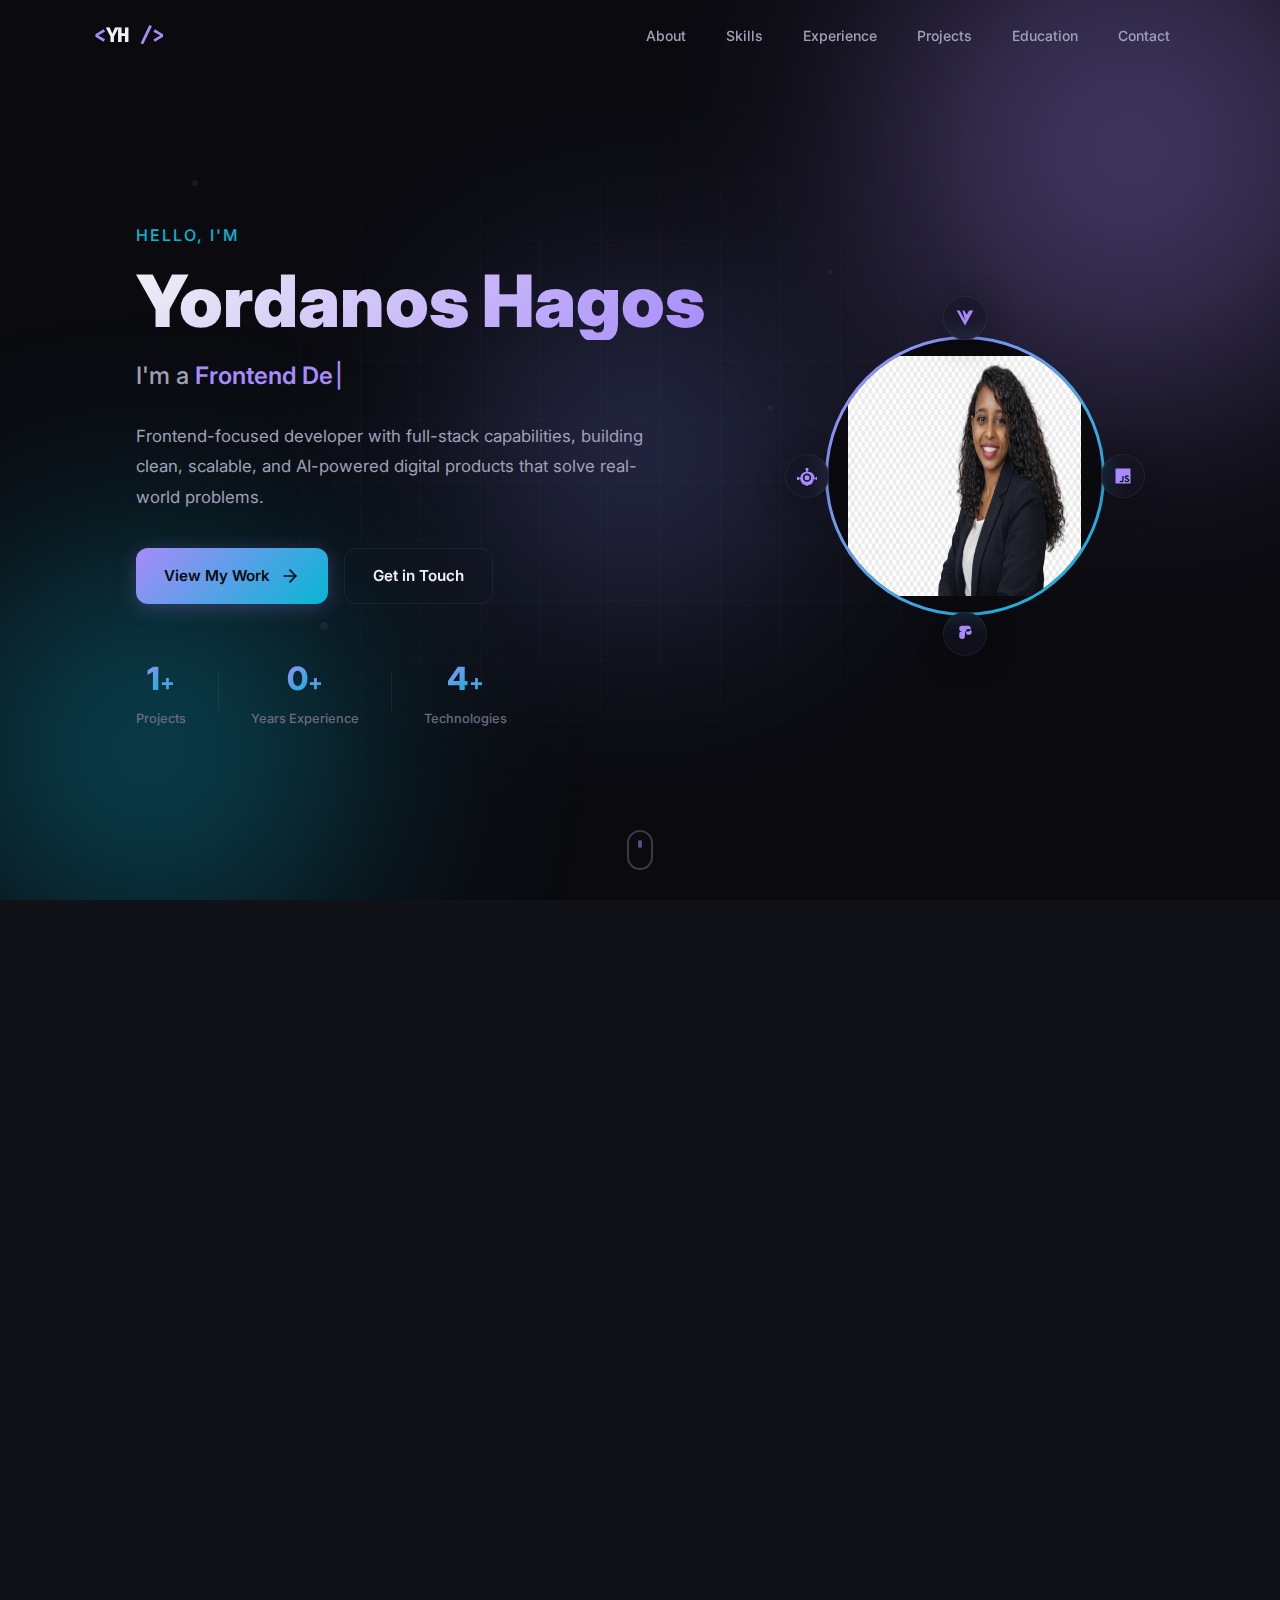
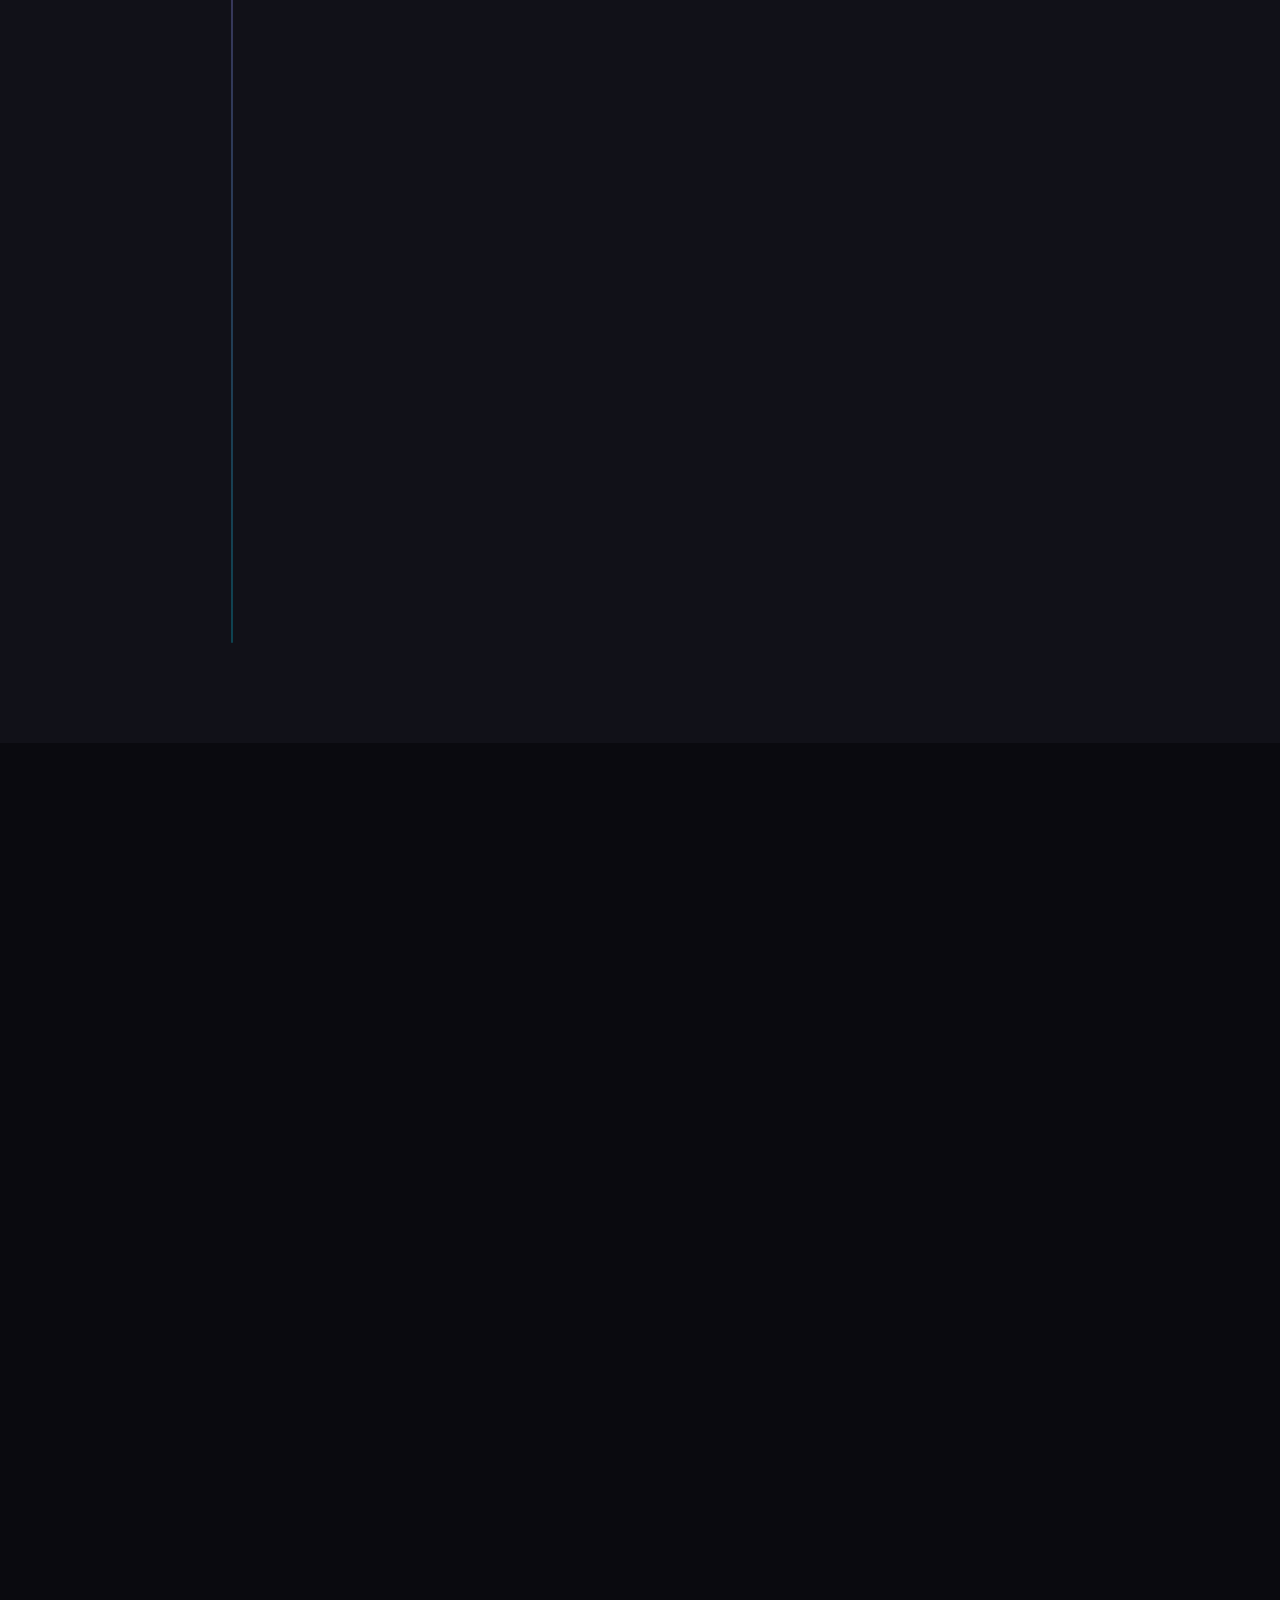
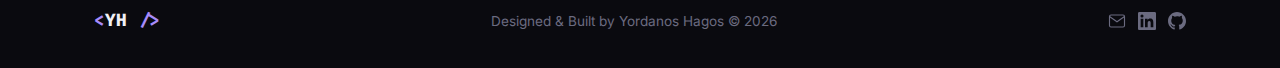
<file: index.html>
<!doctype html>
<html lang="en">
  <head>
    <meta charset="UTF-8" />
    <meta name="viewport" content="width=device-width, initial-scale=1.0" />

    <!-- Primary SEO Meta Tags -->
    <title>Yordanos Hagos — Frontend Developer, Full-Stack Engineer & UI/UX Designer</title>
    <meta name="description" content="Yordanos Hagos is a Frontend Developer with full-stack capabilities and UI/UX design expertise. Specializing in Vue.js, responsive web apps, AI integration, and modern design systems. Based in Ethiopia." />
    <meta name="keywords" content="Yordanos Hagos, Frontend Developer, Full-Stack Developer, UI/UX Designer, AI Integration, Vue.js, NestJS, JavaScript, Tailwind CSS, Figma, Web Developer Ethiopia, Portfolio, Responsive Design, REST API, MongoDB" />
    <meta name="author" content="Yordanos Hagos" />
    <meta name="robots" content="index, follow, max-image-preview:large, max-snippet:-1, max-video-preview:-1" />
    <meta name="theme-color" content="#0a0a0f" />
    <link rel="canonical" href="https://yordanos-portfolio.netlify.app/" />

    <!-- Open Graph / Facebook -->
    <meta property="og:type" content="website" />
    <meta property="og:url" content="https://yordanos-portfolio.netlify.app/" />
    <meta property="og:title" content="Yordanos Hagos — Frontend Developer, Full-Stack Engineer & UI/UX Designer" />
    <meta property="og:description" content="Frontend-focused developer with full-stack capabilities. Building AI-powered, production-ready web applications with Vue.js, NestJS, and modern design systems." />
    <meta property="og:image" content="https://yordanos-portfolio.netlify.app/favicon.svg" />
    <meta property="og:site_name" content="Yordanos Hagos Portfolio" />
    <meta property="og:locale" content="en_US" />

    <!-- Twitter Card -->
    <meta name="twitter:card" content="summary_large_image" />
    <meta name="twitter:url" content="https://yordanos-portfolio.netlify.app/" />
    <meta name="twitter:title" content="Yordanos Hagos — Frontend Developer & UI/UX Designer" />
    <meta name="twitter:description" content="Frontend-focused developer with full-stack capabilities. Building AI-powered, production-ready web applications with Vue.js, NestJS, and modern design systems." />
    <meta name="twitter:image" content="https://yordanos-portfolio.netlify.app/favicon.svg" />

    <!-- Favicon -->
    <link rel="icon" type="image/svg+xml" href="favicon.svg" />
    <link rel="apple-touch-icon" href="favicon.svg" />

    <!-- Fonts -->
    <link rel="preconnect" href="https://fonts.googleapis.com" />
    <link rel="preconnect" href="https://fonts.gstatic.com" crossorigin />
    <link href="https://fonts.googleapis.com/css2?family=Inter:wght@300;400;500;600;700;800;900&family=Fira+Code:wght@400;500&display=swap" rel="stylesheet" />

    <!-- Stylesheet -->
    <link rel="stylesheet" href="styles.css" />

    <!-- Structured Data (JSON-LD) -->
    <script type="application/ld+json">
    {
      "@context": "https://schema.org",
      "@type": "Person",
      "name": "Yordanos Hagos",
      "url": "https://yordanoshagos.netlify.app/",
      "jobTitle": "Frontend Developer & UI/UX Designer",
      "description": "Frontend Developer with full-stack capabilities specializing in Vue.js, AI integration, and UI/UX design.",
      "email": "yordina2323@gmail.com",
      "telephone": "+251908836661",
      "address": {
        "@type": "PostalAddress",
        "addressCountry": "ET"
      },
      "alumniOf": {
        "@type": "EducationalOrganization",
        "name": "Mekelle Institute of Technology"
      },
      "knowsAbout": ["Vue.js", "JavaScript", "NestJS", "Node.js", "MongoDB", "Figma", "UI/UX Design", "AI Integration", "Tailwind CSS", "REST APIs"],
      "sameAs": [
        "https://www.linkedin.com/in/yordanos-hagos-83b878349",
        "https://github.com/jodi39"
      ]
    }
    </script>
  </head>
  <body>
    <!-- ========== NAVIGATION ========== -->
    <nav class="navbar" id="navbar">
      <div class="nav-container">
        <a href="#hero" class="nav-logo">
          <span class="logo-bracket">&lt;</span>YH<span class="logo-bracket">
            /&gt;</span
          >
        </a>
        <ul class="nav-menu" id="nav-menu">
          <li><a href="#about" class="nav-link">About</a></li>
          <li><a href="#skills" class="nav-link">Skills</a></li>
          <li><a href="#experience" class="nav-link">Experience</a></li>
          <li><a href="#projects" class="nav-link">Projects</a></li>
          <li><a href="#education" class="nav-link">Education</a></li>
          <li><a href="#contact" class="nav-link">Contact</a></li>
        </ul>
        <button
          class="nav-toggle"
          id="nav-toggle"
          aria-label="Toggle navigation"
        >
          <span class="hamburger"></span>
        </button>
      </div>
    </nav>

    <!-- ========== HERO ========== -->
    <section class="hero" id="hero">
      <div class="hero-bg-grid"></div>
      <div class="hero-glow hero-glow--1"></div>
      <div class="hero-glow hero-glow--2"></div>
      <div class="hero-glow hero-glow--3"></div>
      <div class="floating-shapes">
        <div class="shape shape-1"></div>
        <div class="shape shape-2"></div>
        <div class="shape shape-3"></div>
        <div class="shape shape-4"></div>
        <div class="shape shape-5"></div>
      </div>
      <div class="hero-container">
        <div class="hero-content">
          <p class="hero-greeting">Hello, I'm</p>
          <h1 class="hero-name">Yordanos Hagos</h1>
          <div class="hero-title-wrapper">
            <span class="hero-title-prefix">I'm a&nbsp;</span>
            <span class="hero-title" id="typed-text"></span>
            <span class="cursor">|</span>
          </div>
          <p class="hero-description">
            Frontend-focused developer with full-stack capabilities, building
            clean, scalable, and AI-powered digital products that solve
            real-world problems.
          </p>
          <div class="hero-buttons">
            <a href="#projects" class="btn btn-primary">
              <span>View My Work</span>
              <svg
                width="20"
                height="20"
                viewBox="0 0 24 24"
                fill="none"
                stroke="currentColor"
                stroke-width="2"
                stroke-linecap="round"
                stroke-linejoin="round"
              >
                <line x1="5" y1="12" x2="19" y2="12"></line>
                <polyline points="12 5 19 12 12 19"></polyline>
              </svg>
            </a>
            <a href="#contact" class="btn btn-outline">
              <span>Get in Touch</span>
            </a>
          </div>
          <div class="hero-stats">
            <div class="stat">
              <span class="stat-number" data-count="3">0</span
              ><span class="stat-plus">+</span>
              <span class="stat-label">Projects</span>
            </div>
            <div class="stat-divider"></div>
            <div class="stat">
              <span class="stat-number" data-count="1">0</span
              ><span class="stat-plus">+</span>
              <span class="stat-label">Years Experience</span>
            </div>
            <div class="stat-divider"></div>
            <div class="stat">
              <span class="stat-number" data-count="10">0</span
              ><span class="stat-plus">+</span>
              <span class="stat-label">Technologies</span>
            </div>
          </div>
        </div>
        <div class="hero-visual">
          <div class="avatar-ring">
            <div class="avatar-ring-inner">
              <div class="avatar-placeholder">
                <img src="profile.png" alt="Yordanos Hagos - Frontend Developer & UI/UX Designer" width="240" height="240" />
              </div>
            </div>
          </div>
          <div class="orbit-icons">
            <div class="orbit-icon orbit-icon--1" title="Vue.js">
              <svg viewBox="0 0 24 24" fill="currentColor">
                <path
                  d="M2 3h3.5L12 14.5 18.5 3H22L12 21 2 3zm7 0h2l3 5.2L17 3h2L12 14.2 9 3z"
                />
              </svg>
            </div>
            <div class="orbit-icon orbit-icon--2" title="JavaScript">
              <svg viewBox="0 0 24 24" fill="currentColor">
                <path
                  d="M3 3h18v18H3V3zm4.73 15.04c.4.85 1.19 1.55 2.54 1.55 1.5 0 2.53-.79 2.53-2.42v-5.2h-1.63v5.16c0 .8-.33 1.02-.84 1.02-.52 0-.73-.35-.97-.77l-1.13.66zm5.98-.18c.5.98 1.51 1.73 3.09 1.73 1.6 0 2.8-.83 2.8-2.36 0-1.41-.81-2.04-2.25-2.66l-.42-.18c-.73-.31-1.04-.52-1.04-1.02 0-.41.31-.73.81-.73.48 0 .8.21 1.09.73l1.31-.87c-.55-.96-1.33-1.33-2.4-1.33-1.51 0-2.48.96-2.48 2.23 0 1.38.81 2.03 2.03 2.55l.42.18c.78.34 1.24.55 1.24 1.13 0 .48-.45.83-1.15.83-.83 0-1.31-.43-1.67-1.03l-1.38.8z"
                />
              </svg>
            </div>
            <div class="orbit-icon orbit-icon--3" title="Figma">
              <svg viewBox="0 0 24 24" fill="currentColor">
                <path
                  d="M5 5.5A3.5 3.5 0 018.5 2H12v7H8.5A3.5 3.5 0 015 5.5zM12 2h3.5a3.5 3.5 0 110 7H12V2zm0 12.5a3.5 3.5 0 11-7 0 3.5 3.5 0 017 0zm1-5a3.5 3.5 0 107 0 3.5 3.5 0 00-7 0zM5 12.5A3.5 3.5 0 018.5 9H12v3.5a3.5 3.5 0 01-7 0z"
                />
              </svg>
            </div>
            <div class="orbit-icon orbit-icon--4" title="AI">
              <svg viewBox="0 0 24 24" fill="currentColor">
                <path
                  d="M12 2a2 2 0 012 2c0 .74-.4 1.39-1 1.73V7h1a7 7 0 017 7h1.27c.34-.6.99-1 1.73-1a2 2 0 110 4c-.74 0-1.39-.4-1.73-1H20a7 7 0 01-7 7v1.27c.6.34 1 .99 1 1.73a2 2 0 11-4 0c0-.74.4-1.39 1-1.73V23a7 7 0 01-7-7H2.73c-.34.6-.99 1-1.73 1a2 2 0 110-4c.74 0 1.39.4 1.73 1H4a7 7 0 017-7V5.73c-.6-.34-1-.99-1-1.73a2 2 0 012-2zm0 7a5 5 0 00-5 5 5 5 0 005 5 5 5 0 005-5 5 5 0 00-5-5zm0 2a3 3 0 013 3 3 3 0 01-3 3 3 3 0 01-3-3 3 3 0 013-3z"
                />
              </svg>
            </div>
          </div>
        </div>
      </div>
      <a href="#about" class="scroll-indicator" aria-label="Scroll down">
        <div class="mouse">
          <div class="mouse-wheel"></div>
        </div>
      </a>
    </section>

    <!-- ========== ABOUT ========== -->
    <section class="section about" id="about">
      <div class="container">
        <div class="section-header reveal">
          <span class="section-tag">// about me</span>
          <h2 class="section-title">Know Me Better</h2>
        </div>
        <div class="about-content">
          <div class="about-text reveal">
            <p class="about-description">
              I'm a <strong>Frontend Developer</strong> and
              <strong>UI/UX Designer</strong> with full-stack capabilities
              and professional experience building <strong>AI-powered</strong>
              and production-ready web applications. I've designed fintech
              dashboards, rental platform systems, and developed an AI-integrated
              <strong>Adaptive Learning Platform</strong> aligned with the
              Ethiopian curriculum.
            </p>
            <p class="about-description">
              Highly experienced in <strong>Vue.js</strong>, modern UI architecture,
              and <strong>responsive frontend development</strong>, with strong
              backend skills in <strong>NestJS</strong> and <strong>MongoDB</strong>.
              I am passionate about creating clean, scalable, and high-performance
              digital products that solve real-world problems.
            </p>
            <div class="about-details">
              <div class="detail-item">
                <span class="detail-label">Name</span>
                <span class="detail-value">Yordanos Hagos</span>
              </div>
              <div class="detail-item">
                <span class="detail-label">Email</span>
                <span class="detail-value">yordina2323@gmail.com</span>
              </div>
              <div class="detail-item">
                <span class="detail-label">Location</span>
                <span class="detail-value">Ethiopia</span>
              </div>
              <div class="detail-item">
                <span class="detail-label">Availability</span>
                <span class="detail-value available"
                  >Open to opportunities</span
                >
              </div>
            </div>
            <a href="#contact" class="btn btn-primary">
              <span>Let's Talk</span>
              <svg
                width="20"
                height="20"
                viewBox="0 0 24 24"
                fill="none"
                stroke="currentColor"
                stroke-width="2"
              >
                <line x1="5" y1="12" x2="19" y2="12"></line>
                <polyline points="12 5 19 12 12 19"></polyline>
              </svg>
            </a>
          </div>
          <div class="about-highlights reveal reveal-delay-1">
            <div class="highlight-card">
              <div class="highlight-icon">
                <svg
                  viewBox="0 0 24 24"
                  fill="none"
                  stroke="currentColor"
                  stroke-width="1.5"
                >
                  <rect x="2" y="3" width="20" height="14" rx="2" />
                  <line x1="8" y1="21" x2="16" y2="21" />
                  <line x1="12" y1="17" x2="12" y2="21" />
                </svg>
              </div>
              <h3>Frontend Expert</h3>
              <p>Vue.js specialist with full-stack capabilities</p>
            </div>
            <div class="highlight-card">
              <div class="highlight-icon">
                <svg
                  viewBox="0 0 24 24"
                  fill="none"
                  stroke="currentColor"
                  stroke-width="1.5"
                >
                  <path d="M12 19l7-7 3 3-7 7-3-3z" />
                  <path d="M18 13l-1.5-7.5L2 2l3.5 14.5L13 18l5-5z" />
                  <path d="M2 2l7.586 7.586" />
                  <circle cx="11" cy="11" r="2" />
                </svg>
              </div>
              <h3>UI/UX Design</h3>
              <p>Figma-based design systems & prototyping</p>
            </div>
            <div class="highlight-card">
              <div class="highlight-icon">
                <svg
                  viewBox="0 0 24 24"
                  fill="none"
                  stroke="currentColor"
                  stroke-width="1.5"
                >
                  <path
                    d="M12 2a2 2 0 012 2c0 .74-.4 1.39-1 1.73V7h1a7 7 0 017 7h1.27c.34-.6.99-1 1.73-1a2 2 0 110 4c-.74 0-1.39-.4-1.73-1H20a7 7 0 01-7 7v1.27c.6.34 1 .99 1 1.73a2 2 0 11-4 0c0-.74.4-1.39 1-1.73V23a7 7 0 01-7-7H2.73c-.34.6-.99 1-1.73 1a2 2 0 110-4c.74 0 1.39.4 1.73 1H4a7 7 0 017-7V5.73c-.6-.34-1-.99-1-1.73a2 2 0 012-2z"
                  />
                </svg>
              </div>
              <h3>AI Integration</h3>
              <p>LLM APIs, RAG systems & AI coaching</p>
            </div>
          </div>
        </div>
      </div>
    </section>

    <!-- ========== SKILLS ========== -->
    <section class="section skills" id="skills">
      <div class="container">
        <div class="section-header reveal">
          <span class="section-tag">// my skills</span>
          <h2 class="section-title">Technologies & Tools</h2>
        </div>
        <div class="skills-grid">
          <!-- Frontend -->
          <div class="skill-category reveal">
            <div class="skill-category-header">
              <div class="skill-category-icon">
                <svg
                  viewBox="0 0 24 24"
                  fill="none"
                  stroke="currentColor"
                  stroke-width="1.5"
                >
                  <polyline points="16 18 22 12 16 6"></polyline>
                  <polyline points="8 6 2 12 8 18"></polyline>
                </svg>
              </div>
              <h3>Frontend Development</h3>
            </div>
            <div class="skill-tags">
              <span class="skill-tag">Vue.js</span>
              <span class="skill-tag">JavaScript (ES6+)</span>
              <span class="skill-tag">HTML5</span>
              <span class="skill-tag">CSS3</span>
              <span class="skill-tag">Tailwind CSS</span>
              <span class="skill-tag">Responsive Design</span>
              <span class="skill-tag">Component Architecture</span>
              <span class="skill-tag">REST API Integration</span>
            </div>
          </div>
          <!-- Backend -->
          <div class="skill-category reveal reveal-delay-1">
            <div class="skill-category-header">
              <div class="skill-category-icon">
                <svg
                  viewBox="0 0 24 24"
                  fill="none"
                  stroke="currentColor"
                  stroke-width="1.5"
                >
                  <rect x="2" y="2" width="20" height="8" rx="2" />
                  <rect x="2" y="14" width="20" height="8" rx="2" />
                  <circle cx="6" cy="6" r="1" />
                  <circle cx="6" cy="18" r="1" />
                </svg>
              </div>
              <h3>Backend Development</h3>
            </div>
            <div class="skill-tags">
              <span class="skill-tag">NestJS</span>
              <span class="skill-tag">Node.js</span>
              <span class="skill-tag">RESTful APIs</span>
              <span class="skill-tag">MongoDB</span>
            </div>
          </div>
          <!-- AI -->
          <div class="skill-category reveal reveal-delay-2">
            <div class="skill-category-header">
              <div class="skill-category-icon">
                <svg
                  viewBox="0 0 24 24"
                  fill="none"
                  stroke="currentColor"
                  stroke-width="1.5"
                >
                  <path
                    d="M12 2a2 2 0 012 2c0 .74-.4 1.39-1 1.73V7h1a7 7 0 017 7h1.27c.34-.6.99-1 1.73-1a2 2 0 110 4c-.74 0-1.39-.4-1.73-1H20a7 7 0 01-7 7v1.27c.6.34 1 .99 1 1.73a2 2 0 11-4 0c0-.74.4-1.39 1-1.73V23a7 7 0 01-7-7H2.73c-.34.6-.99 1-1.73 1a2 2 0 110-4c.74 0 1.39.4 1.73 1H4a7 7 0 017-7V5.73c-.6-.34-1-.99-1-1.73a2 2 0 012-2z"
                  />
                </svg>
              </div>
              <h3>AI Integration</h3>
            </div>
            <div class="skill-tags">
              <span class="skill-tag">LLM API Integration</span>
              <span class="skill-tag">RAG Systems</span>
              <span class="skill-tag">AI Coaching Systems</span>
              <span class="skill-tag">AI Q&A & Summarization</span>
            </div>
          </div>
          <!-- Design -->
          <div class="skill-category reveal reveal-delay-1">
            <div class="skill-category-header">
              <div class="skill-category-icon">
                <svg
                  viewBox="0 0 24 24"
                  fill="none"
                  stroke="currentColor"
                  stroke-width="1.5"
                >
                  <circle cx="13.5" cy="6.5" r="2.5" />
                  <path
                    d="M17.1 12.2A7 7 0 001 12.73L3 20h4l1-4 4 8 3-8 2.56 4H22l-4.9-7.8z"
                  />
                </svg>
              </div>
              <h3>Design</h3>
            </div>
            <div class="skill-tags">
              <span class="skill-tag">Figma</span>
              <span class="skill-tag">UI/UX Research</span>
              <span class="skill-tag">Wireframing & Prototyping</span>
              <span class="skill-tag">Design Systems</span>
              <span class="skill-tag">Dashboard Design</span>
            </div>
          </div>
          <!-- Tools -->
          <div class="skill-category reveal reveal-delay-2">
            <div class="skill-category-header">
              <div class="skill-category-icon">
                <svg
                  viewBox="0 0 24 24"
                  fill="none"
                  stroke="currentColor"
                  stroke-width="1.5"
                >
                  <path
                    d="M14.7 6.3a1 1 0 000 1.4l1.6 1.6a1 1 0 001.4 0l3.77-3.77a6 6 0 01-7.94 7.94l-6.91 6.91a2.12 2.12 0 01-3-3l6.91-6.91a6 6 0 017.94-7.94l-3.76 3.76z"
                  />
                </svg>
              </div>
              <h3>Tools</h3>
            </div>
            <div class="skill-tags">
              <span class="skill-tag">Git & GitHub</span>
              <span class="skill-tag">Docker</span>
              <span class="skill-tag">Figma</span>
              <span class="skill-tag">VS Code</span>
            </div>
          </div>
          <!-- Soft Skills -->
          <div class="skill-category reveal">
            <div class="skill-category-header">
              <div class="skill-category-icon">
                <svg
                  viewBox="0 0 24 24"
                  fill="none"
                  stroke="currentColor"
                  stroke-width="1.5"
                >
                  <path d="M17 21v-2a4 4 0 00-4-4H5a4 4 0 00-4 4v2" />
                  <circle cx="9" cy="7" r="4" />
                  <path d="M23 21v-2a4 4 0 00-3-3.87" />
                  <path d="M16 3.13a4 4 0 010 7.75" />
                </svg>
              </div>
              <h3>Soft Skills</h3>
            </div>
            <div class="skill-tags">
              <span class="skill-tag">Problem Solving</span>
              <span class="skill-tag">Analytical Thinking</span>
              <span class="skill-tag">Collaboration & Teamwork</span>
              <span class="skill-tag">Attention to Detail</span>
              <span class="skill-tag">Adaptability</span>
              <span class="skill-tag">Continuous Learning</span>
            </div>
          </div>
        </div>
      </div>
    </section>

    <!-- ========== EXPERIENCE ========== -->
    <section class="section experience" id="experience">
      <div class="container">
        <div class="section-header reveal">
          <span class="section-tag">// experience</span>
          <h2 class="section-title">Work Experience</h2>
        </div>
        <div class="timeline">
          <div class="timeline-item reveal">
            <div class="timeline-marker"></div>
            <div class="timeline-content">
              <div class="timeline-header">
                <div>
                  <h3 class="timeline-title">
                    Full-Stack Developer
                    <span class="accent">(AI Integration)</span>
                  </h3>
                  <p class="timeline-company">Vite Technologies</p>
                </div>
                <span class="timeline-date">Sep 2025 — Jan 2026</span>
              </div>
              <ul class="timeline-details">
                <li>
                  Built an AI-powered Adaptive Learning Platform using Vue.js
                  and NestJS
                </li>
                <li>
                  Integrated AI coaching, Q&A generation, and automated
                  summaries using LLM APIs
                </li>
                <li>
                  Developed curriculum-aligned system for Ethiopian Grades 9–12
                </li>
                <li>Implemented REST APIs and MongoDB database structure</li>
                <li>
                  Deployed applications to Netlify and optimized frontend
                  performance
                </li>
              </ul>
              <div class="timeline-tags">
                <span>Vue.js</span><span>NestJS</span><span>MongoDB</span
                ><span>AI/LLM</span><span>REST API</span>
              </div>
            </div>
          </div>
          <div class="timeline-item reveal reveal-delay-1">
            <div class="timeline-marker"></div>
            <div class="timeline-content">
              <div class="timeline-header">
                <div>
                  <h3 class="timeline-title">UI/UX Designer</h3>
                  <p class="timeline-company">Vite Technologies</p>
                </div>
                <span class="timeline-date">Sep 2024 — Jun 2025</span>
              </div>
              <ul class="timeline-details">
                <li>
                  Designed payment gateway dashboards for financial transaction
                  management
                </li>
                <li>Created full rental platform web design systems</li>
                <li>Developed scalable design systems in Figma</li>
                <li>Ensured responsive and user-centered interface design</li>
                <li>
                  Collaborated with developers for pixel-perfect implementation
                </li>
              </ul>
              <div class="timeline-tags">
                <span>Figma</span><span>UI/UX</span><span>Design Systems</span
                ><span>Prototyping</span>
              </div>
            </div>
          </div>
        </div>
      </div>
    </section>

    <!-- ========== PROJECTS ========== -->
    <section class="section projects" id="projects">
      <div class="container">
        <div class="section-header reveal">
          <span class="section-tag">// portfolio</span>
          <h2 class="section-title">Featured Projects</h2>
        </div>
        <div class="projects-grid">
          <!-- Project 1 -->
          <div class="project-card reveal">
            <div class="project-card-image">
              <div class="project-placeholder project-placeholder--1">
                <img src="project-learning.png" alt="AI-Powered Adaptive Learning System" loading="lazy" />
              </div>
              <div class="project-overlay">
                <span class="project-view">View Details</span>
              </div>
            </div>
            <div class="project-card-body">
              <div class="project-card-label">AI · Full-Stack · Education</div>
              <h3 class="project-card-title">
                AI-Powered Adaptive Learning System
              </h3>
              <p class="project-card-description">
                A production-ready learning platform for Ethiopian Grades 9–12
                with AI coaching, automated Q&A generation, and personalized
                lesson summaries.
              </p>
              <div class="project-tech">
                <span>Vue.js</span>
                <span>NestJS</span>
                <span>MongoDB</span>
                <span>AI / LLM</span>
              </div>
              <ul class="project-features">
                <li>Responsive student dashboard</li>
                <li>AI coaching assistant for personalized learning</li>
                <li>Automated Q&A and lesson summaries</li>
                <li>Optimized for Ethiopian curriculum</li>
              </ul>
            </div>
          </div>
          <!-- Project 2 -->
          <div class="project-card reveal reveal-delay-1">
            <div class="project-card-image">
              <div class="project-placeholder project-placeholder--2">
                <img src="project-payment.jpg" alt="Payment Gateway Dashboard UI" loading="lazy" />
              </div>
              <div class="project-overlay">
                <span class="project-view">View Details</span>
              </div>
            </div>
            <div class="project-card-body">
              <div class="project-card-label">Design · Fintech · UI/UX</div>
              <h3 class="project-card-title">Payment Gateway Dashboard UI</h3>
              <p class="project-card-description">
                A comprehensive fintech dashboard design with transaction
                tracking, analytics visualizations, and merchant management.
                Focused on clean data presentation and scalable layout systems.
              </p>
              <div class="project-tech">
                <span>Figma</span>
                <span>UI/UX Design</span>
                <span>Dashboard Design</span>
              </div>
              <ul class="project-features">
                <li>Financial transaction dashboard design</li>
                <li>Analytics charts and data visualizations</li>
                <li>Scalable layout system and design components</li>
              </ul>
            </div>
          </div>
          <!-- Project 3 -->
          <div class="project-card reveal reveal-delay-2">
            <div class="project-card-image">
              <div class="project-placeholder project-placeholder--3">
                <img src="project-rental.jpg" alt="Rental Platform Web Design" loading="lazy" />
              </div>
              <div class="project-overlay">
                <span class="project-view">View Details</span>
              </div>
            </div>
            <div class="project-card-body">
              <div class="project-card-label">Design · UX · Real Estate</div>
              <h3 class="project-card-title">Rental Platform Web Design</h3>
              <p class="project-card-description">
                A modern rental marketplace UI design with dashboard and booking
                interface, focused on user flow optimization and clean UI
                structure.
              </p>
              <div class="project-tech">
                <span>Figma</span>
                <span>Responsive Design</span>
                <span>Vue.js</span>
                <span>Tailwind CSS</span>
              </div>
              <ul class="project-features">
                <li>Modern rental marketplace UI</li>
                <li>Dashboard and booking interface</li>
                <li>User flow optimization</li>
                <li>Clean UI structure</li>
              </ul>
            </div>
          </div>
        </div>
      </div>
    </section>

    <!-- ========== EDUCATION ========== -->
    <section class="section education" id="education">
      <div class="container">
        <div class="section-header reveal">
          <span class="section-tag">// education</span>
          <h2 class="section-title">Education</h2>
        </div>
        <div class="education-card reveal">
          <div class="education-icon">
            <svg
              viewBox="0 0 24 24"
              fill="none"
              stroke="currentColor"
              stroke-width="1.5"
            >
              <path d="M22 10v6M2 10l10-5 10 5-10 5z" />
              <path d="M6 12v5c3 3 9 3 12 0v-5" />
            </svg>
          </div>
          <div class="education-info">
            <h3>Bachelor of Science in Information Technology</h3>
            <p class="education-school">Mekelle Institute of Technology</p>
            <span class="education-date">Expected Graduation: 2026</span>
          </div>
        </div>
      </div>
    </section>

    <!-- ========== CONTACT ========== -->
    <section class="section contact" id="contact">
      <div class="container">
        <div class="section-header reveal">
          <span class="section-tag">// get in touch</span>
          <h2 class="section-title">Let's Work Together</h2>
          <p class="section-subtitle">
            Have a project in mind or want to collaborate? I'd love to hear from
            you.
          </p>
        </div>
        <div class="contact-grid">
          <div class="contact-info reveal">
            <div class="contact-card">
              <div class="contact-card-icon">
                <svg
                  viewBox="0 0 24 24"
                  fill="none"
                  stroke="currentColor"
                  stroke-width="1.5"
                >
                  <path
                    d="M4 4h16c1.1 0 2 .9 2 2v12c0 1.1-.9 2-2 2H4c-1.1 0-2-.9-2-2V6c0-1.1.9-2 2-2z"
                  />
                  <polyline points="22,6 12,13 2,6" />
                </svg>
              </div>
              <div>
                <span class="contact-card-label">Email</span>
                <a
                  href="mailto:yordina2323@gmail.com"
                  class="contact-card-value"
                  >yordina2323@gmail.com</a
                >
              </div>
            </div>
            <div class="contact-card">
              <div class="contact-card-icon">
                <svg
                  viewBox="0 0 24 24"
                  fill="none"
                  stroke="currentColor"
                  stroke-width="1.5"
                >
                  <path
                    d="M22 16.92v3a2 2 0 01-2.18 2 19.79 19.79 0 01-8.63-3.07 19.5 19.5 0 01-6-6 19.79 19.79 0 01-3.07-8.67A2 2 0 014.11 2h3a2 2 0 012 1.72 12.84 12.84 0 00.7 2.81 2 2 0 01-.45 2.11L8.09 9.91a16 16 0 006 6l1.27-1.27a2 2 0 012.11-.45 12.84 12.84 0 002.81.7A2 2 0 0122 16.92z"
                  />
                </svg>
              </div>
              <div>
                <span class="contact-card-label">Phone</span>
                <a href="tel:+251908836661" class="contact-card-value"
                  >+251 908 836 661</a
                >
              </div>
            </div>
            <div class="contact-card">
              <div class="contact-card-icon">
                <svg
                  viewBox="0 0 24 24"
                  fill="none"
                  stroke="currentColor"
                  stroke-width="1.5"
                >
                  <path d="M21 10c0 7-9 13-9 13s-9-6-9-13a9 9 0 0118 0z" />
                  <circle cx="12" cy="10" r="3" />
                </svg>
              </div>
              <div>
                <span class="contact-card-label">Location</span>
                <span class="contact-card-value">Ethiopia</span>
              </div>
            </div>
            <div class="contact-socials">
              <a
                href="https://www.linkedin.com/in/yordanos-hagos-83b878349"
                target="_blank"
                rel="noopener"
                class="social-link"
                title="LinkedIn"
              >
                <svg viewBox="0 0 24 24" fill="currentColor">
                  <path
                    d="M20.447 20.452h-3.554v-5.569c0-1.328-.027-3.037-1.852-3.037-1.853 0-2.136 1.445-2.136 2.939v5.667H9.351V9h3.414v1.561h.046c.477-.9 1.637-1.85 3.37-1.85 3.601 0 4.267 2.37 4.267 5.455v6.286zM5.337 7.433a2.062 2.062 0 01-2.063-2.065 2.064 2.064 0 112.063 2.065zm1.782 13.019H3.555V9h3.564v11.452zM22.225 0H1.771C.792 0 0 .774 0 1.729v20.542C0 23.227.792 24 1.771 24h20.451C23.2 24 24 23.227 24 22.271V1.729C24 .774 23.2 0 22.222 0h.003z"
                  />
                </svg>
              </a>
              <a
                href="https://github.com/jodi39"
                target="_blank"
                rel="noopener"
                class="social-link"
                title="GitHub"
              >
                <svg viewBox="0 0 24 24" fill="currentColor">
                  <path
                    d="M12 0c-6.626 0-12 5.373-12 12 0 5.302 3.438 9.8 8.207 11.387.599.111.793-.261.793-.577v-2.234c-3.338.726-4.033-1.416-4.033-1.416-.546-1.387-1.333-1.756-1.333-1.756-1.089-.745.083-.729.083-.729 1.205.084 1.839 1.237 1.839 1.237 1.07 1.834 2.807 1.304 3.492.997.107-.775.418-1.305.762-1.604-2.665-.305-5.467-1.334-5.467-5.931 0-1.311.469-2.381 1.236-3.221-.124-.303-.535-1.524.117-3.176 0 0 1.008-.322 3.301 1.23A11.509 11.509 0 0112 5.803c1.02.005 2.047.138 3.006.404 2.291-1.552 3.297-1.23 3.297-1.23.653 1.653.242 2.874.118 3.176.77.84 1.235 1.911 1.235 3.221 0 4.609-2.807 5.624-5.479 5.921.43.372.823 1.102.823 2.222v3.293c0 .319.192.694.801.576C20.566 21.797 24 17.3 24 12c0-6.627-5.373-12-12-12z"
                  />
                </svg>
              </a>
            </div>
          </div>
          <form class="contact-form reveal reveal-delay-1" id="contact-form" name="contact" method="POST" data-netlify="true" netlify-honeypot="bot-field">
            <input type="hidden" name="form-name" value="contact" />
            <p class="hidden" style="display:none;"><label>Don't fill this out: <input name="bot-field" /></label></p>
            <div class="form-group">
              <input type="text" id="form-name" name="name" placeholder=" " required />
              <label for="form-name">Your Name</label>
            </div>
            <div class="form-group">
              <input type="email" id="form-email" name="email" placeholder=" " required />
              <label for="form-email">Your Email</label>
            </div>
            <div class="form-group">
              <input type="text" id="form-subject" name="subject" placeholder=" " />
              <label for="form-subject">Subject</label>
            </div>
            <div class="form-group">
              <textarea
                id="form-message"
                name="message"
                rows="5"
                placeholder=" "
                required
              ></textarea>
              <label for="form-message">Your Message</label>
            </div>
            <button type="submit" class="btn btn-primary btn-full">
              <span>Send Message</span>
              <svg
                width="20"
                height="20"
                viewBox="0 0 24 24"
                fill="none"
                stroke="currentColor"
                stroke-width="2"
              >
                <line x1="22" y1="2" x2="11" y2="13"></line>
                <polygon points="22 2 15 22 11 13 2 9 22 2"></polygon>
              </svg>
            </button>
          </form>
        </div>
      </div>
    </section>

    <!-- ========== FOOTER ========== -->
    <footer class="footer">
      <div class="container">
        <div class="footer-content">
          <a href="#hero" class="footer-logo">
            <span class="logo-bracket">&lt;</span>YH<span class="logo-bracket">
              /&gt;</span
            >
          </a>
          <p class="footer-text">
            Designed & Built by Yordanos Hagos &copy; 2026
          </p>
          <div class="footer-socials">
            <a href="mailto:yordina2323@gmail.com" title="Email">
              <svg
                viewBox="0 0 24 24"
                fill="none"
                stroke="currentColor"
                stroke-width="1.5"
              >
                <path
                  d="M4 4h16c1.1 0 2 .9 2 2v12c0 1.1-.9 2-2 2H4c-1.1 0-2-.9-2-2V6c0-1.1.9-2 2-2z"
                />
                <polyline points="22,6 12,13 2,6" />
              </svg>
            </a>
            <a
              href="https://www.linkedin.com/in/yordanos-hagos-83b878349"
              target="_blank"
              rel="noopener"
              title="LinkedIn"
            >
              <svg viewBox="0 0 24 24" fill="currentColor">
                <path
                  d="M20.447 20.452h-3.554v-5.569c0-1.328-.027-3.037-1.852-3.037-1.853 0-2.136 1.445-2.136 2.939v5.667H9.351V9h3.414v1.561h.046c.477-.9 1.637-1.85 3.37-1.85 3.601 0 4.267 2.37 4.267 5.455v6.286zM5.337 7.433a2.062 2.062 0 01-2.063-2.065 2.064 2.064 0 112.063 2.065zm1.782 13.019H3.555V9h3.564v11.452zM22.225 0H1.771C.792 0 0 .774 0 1.729v20.542C0 23.227.792 24 1.771 24h20.451C23.2 24 24 23.227 24 22.271V1.729C24 .774 23.2 0 22.222 0h.003z"
                />
              </svg>
            </a>
            <a
              href="https://github.com/jodi39"
              target="_blank"
              rel="noopener"
              title="GitHub"
            >
              <svg viewBox="0 0 24 24" fill="currentColor">
                <path
                  d="M12 0c-6.626 0-12 5.373-12 12 0 5.302 3.438 9.8 8.207 11.387.599.111.793-.261.793-.577v-2.234c-3.338.726-4.033-1.416-4.033-1.416-.546-1.387-1.333-1.756-1.333-1.756-1.089-.745.083-.729.083-.729 1.205.084 1.839 1.237 1.839 1.237 1.07 1.834 2.807 1.304 3.492.997.107-.775.418-1.305.762-1.604-2.665-.305-5.467-1.334-5.467-5.931 0-1.311.469-2.381 1.236-3.221-.124-.303-.535-1.524.117-3.176 0 0 1.008-.322 3.301 1.23A11.509 11.509 0 0112 5.803c1.02.005 2.047.138 3.006.404 2.291-1.552 3.297-1.23 3.297-1.23.653 1.653.242 2.874.118 3.176.77.84 1.235 1.911 1.235 3.221 0 4.609-2.807 5.624-5.479 5.921.43.372.823 1.102.823 2.222v3.293c0 .319.192.694.801.576C20.566 21.797 24 17.3 24 12c0-6.627-5.373-12-12-12z"
                />
              </svg>
            </a>
          </div>
        </div>
      </div>
    </footer>

    <script src="script.js"></script>
  </body>
</html>
</file>
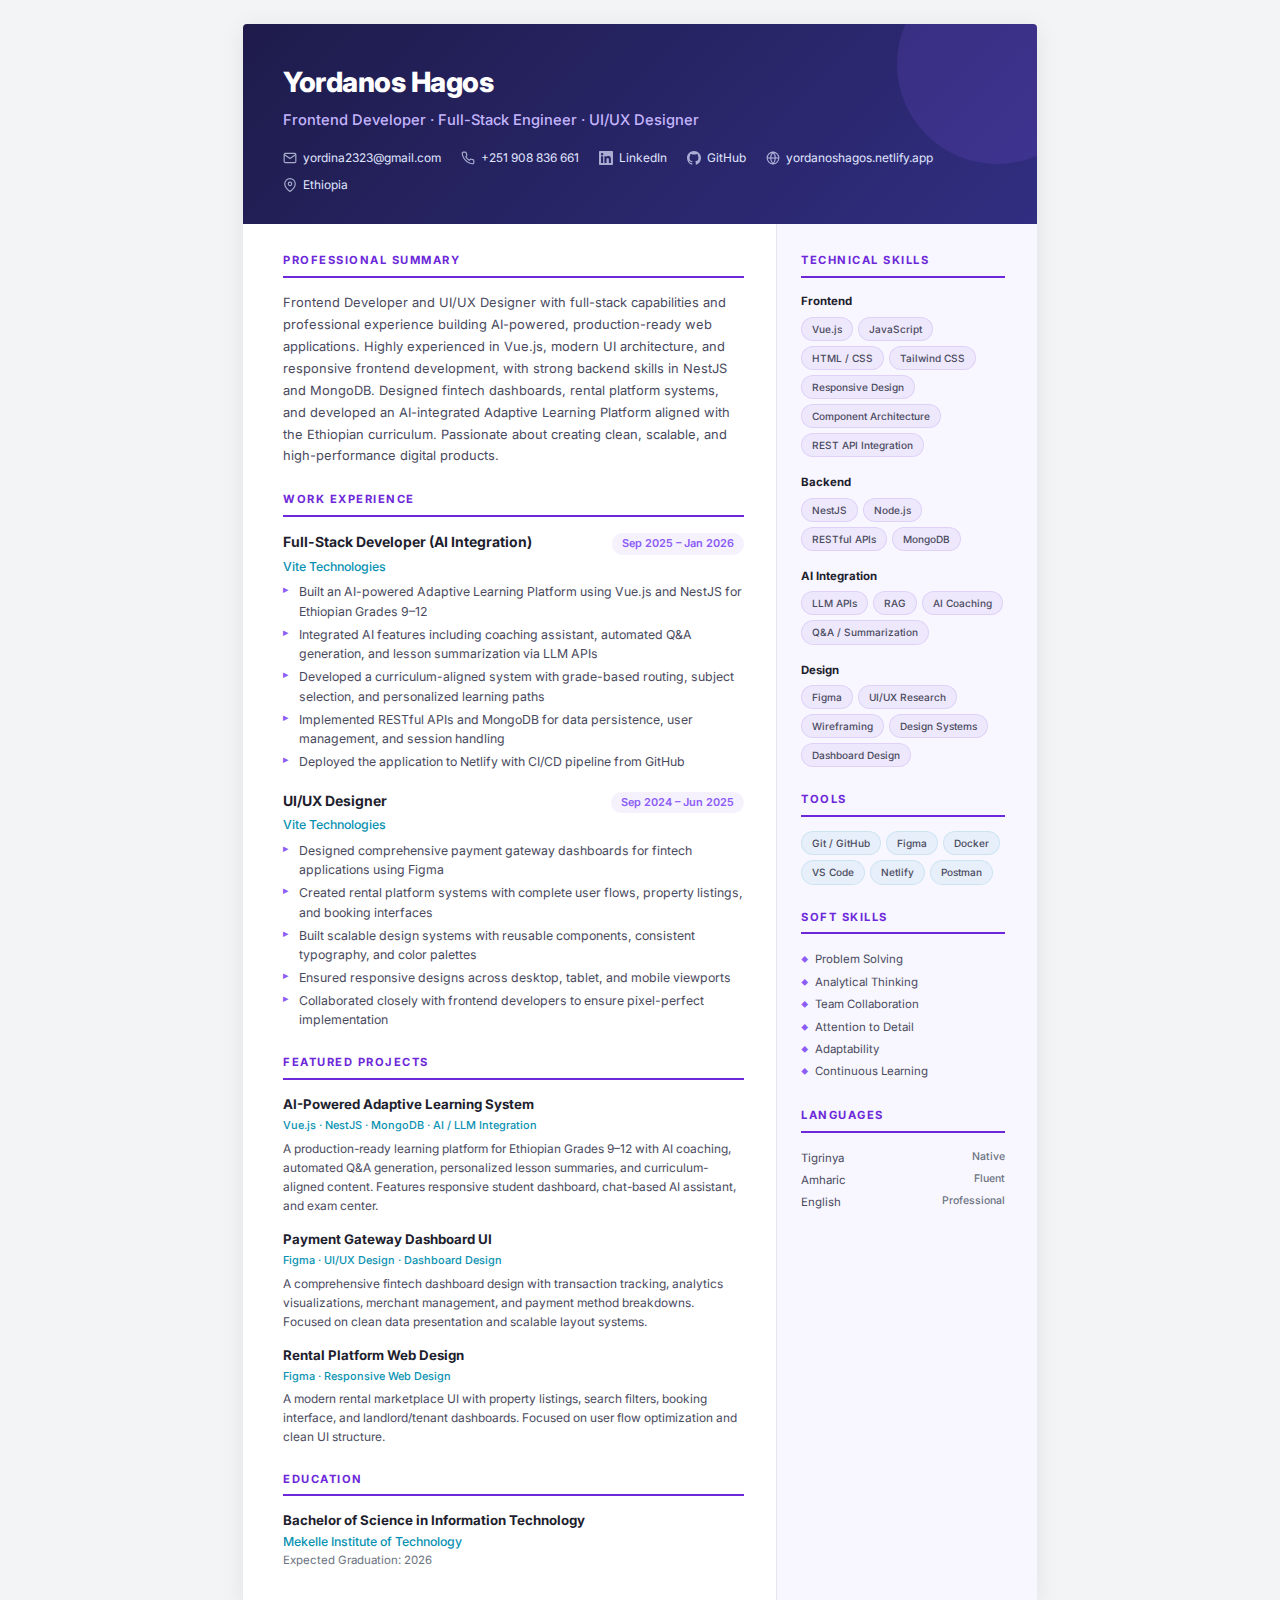
<file: cv.html>
<!DOCTYPE html>
<html lang="en">
<head>
  <meta charset="UTF-8" />
  <meta name="viewport" content="width=device-width, initial-scale=1.0" />
  <title>Yordanos Hagos — CV</title>
  <link rel="preconnect" href="https://fonts.googleapis.com" />
  <link rel="preconnect" href="https://fonts.gstatic.com" crossorigin />
  <link href="https://fonts.googleapis.com/css2?family=Inter:wght@300;400;500;600;700;800&display=swap" rel="stylesheet" />
  <style>
    /* ============ RESET & BASE ============ */
    *, *::before, *::after { margin: 0; padding: 0; box-sizing: border-box; }

    :root {
      --primary: #6d28d9;
      --primary-light: #8b5cf6;
      --accent: #0891b2;
      --text: #1e1e2e;
      --text-secondary: #4a4a5e;
      --text-muted: #6b7280;
      --border: #e5e7eb;
      --bg-light: #f8f7ff;
    }

    html { font-size: 14px; }

    body {
      font-family: 'Inter', -apple-system, sans-serif;
      color: var(--text);
      background: #f3f4f6;
      line-height: 1.6;
      -webkit-font-smoothing: antialiased;
    }

    /* ============ PAGE CONTAINER ============ */
    .page {
      max-width: 794px; /* A4 width */
      margin: 24px auto;
      background: white;
      box-shadow: 0 4px 24px rgba(0,0,0,0.08);
      border-radius: 4px;
      overflow: hidden;
    }

    @media print {
      html { font-size: 12.5px; }
      body {
        background: white;
        -webkit-print-color-adjust: exact !important;
        print-color-adjust: exact !important;
        color-adjust: exact !important;
      }
      * {
        -webkit-print-color-adjust: exact !important;
        print-color-adjust: exact !important;
        color-adjust: exact !important;
      }
      .page {
        margin: 0;
        box-shadow: none;
        border-radius: 0;
        max-width: 100%;
      }
    }

    /* ============ HEADER ============ */
    .header {
      background: linear-gradient(135deg, #1e1b4b, #312e81);
      color: white;
      padding: 36px 40px 30px;
      position: relative;
      overflow: hidden;
    }

    .header::after {
      content: '';
      position: absolute;
      top: -60px;
      right: -60px;
      width: 200px;
      height: 200px;
      background: rgba(139, 92, 246, 0.15);
      border-radius: 50%;
    }

    .header-content {
      position: relative;
      z-index: 1;
    }

    .header h1 {
      font-size: 2rem;
      font-weight: 800;
      letter-spacing: -0.5px;
      margin-bottom: 4px;
    }

    .header .title {
      font-size: 1.05rem;
      font-weight: 500;
      color: #c4b5fd;
      margin-bottom: 16px;
    }

    .contact-bar {
      display: flex;
      flex-wrap: wrap;
      gap: 8px 20px;
      font-size: 0.85rem;
      color: #e0e7ff;
    }

    .contact-bar a {
      color: #e0e7ff;
      text-decoration: none;
      transition: color 0.2s;
    }

    .contact-bar a:hover {
      color: #a78bfa;
    }

    .contact-item {
      display: flex;
      align-items: center;
      gap: 6px;
    }

    .contact-item svg {
      width: 14px;
      height: 14px;
      flex-shrink: 0;
      opacity: 0.7;
    }

    /* ============ BODY ============ */
    .body {
      display: grid;
      grid-template-columns: 1fr 260px;
      gap: 0;
    }

    .main {
      padding: 28px 32px 32px 40px;
      border-right: 1px solid var(--border);
    }

    .sidebar {
      padding: 28px 32px 32px 24px;
      background: var(--bg-light);
    }

    /* ============ SECTIONS ============ */
    .section {
      margin-bottom: 24px;
    }

    .section:last-child {
      margin-bottom: 0;
    }

    .section-title {
      font-size: 0.8rem;
      font-weight: 700;
      text-transform: uppercase;
      letter-spacing: 1.5px;
      color: var(--primary);
      border-bottom: 2px solid var(--primary);
      padding-bottom: 6px;
      margin-bottom: 14px;
    }

    /* ============ PROFILE ============ */
    .profile-text {
      font-size: 0.92rem;
      color: var(--text-secondary);
      line-height: 1.7;
    }

    /* ============ EXPERIENCE ============ */
    .exp-item {
      margin-bottom: 18px;
      page-break-inside: avoid;
    }

    .exp-item:last-child {
      margin-bottom: 0;
    }

    .exp-header {
      display: flex;
      justify-content: space-between;
      align-items: baseline;
      margin-bottom: 2px;
      gap: 12px;
    }

    .exp-role {
      font-size: 1rem;
      font-weight: 700;
      color: var(--text);
    }

    .exp-date {
      font-size: 0.78rem;
      font-weight: 600;
      color: var(--primary-light);
      white-space: nowrap;
      background: rgba(109, 40, 217, 0.06);
      padding: 2px 10px;
      border-radius: 20px;
    }

    .exp-company {
      font-size: 0.88rem;
      font-weight: 500;
      color: var(--accent);
      margin-bottom: 6px;
    }

    .exp-details {
      list-style: none;
    }

    .exp-details li {
      position: relative;
      padding-left: 16px;
      font-size: 0.88rem;
      color: var(--text-secondary);
      margin-bottom: 3px;
      line-height: 1.6;
    }

    .exp-details li::before {
      content: '▸';
      position: absolute;
      left: 0;
      color: var(--primary-light);
      font-size: 0.75rem;
    }

    /* ============ PROJECTS ============ */
    .project-item {
      margin-bottom: 14px;
      page-break-inside: avoid;
    }

    .project-item:last-child {
      margin-bottom: 0;
    }

    .project-name {
      font-size: 0.95rem;
      font-weight: 700;
      margin-bottom: 2px;
    }

    .project-tech-list {
      font-size: 0.78rem;
      color: var(--accent);
      font-weight: 500;
      margin-bottom: 4px;
    }

    .project-desc {
      font-size: 0.85rem;
      color: var(--text-secondary);
      line-height: 1.6;
    }

    /* ============ EDUCATION ============ */
    .edu-degree {
      font-size: 0.95rem;
      font-weight: 700;
    }

    .edu-school {
      font-size: 0.88rem;
      color: var(--accent);
      font-weight: 500;
    }

    .edu-date {
      font-size: 0.82rem;
      color: var(--text-muted);
    }

    /* ============ SIDEBAR SKILLS ============ */
    .skill-group {
      margin-bottom: 16px;
    }

    .skill-group:last-child {
      margin-bottom: 0;
    }

    .skill-group-title {
      font-size: 0.82rem;
      font-weight: 700;
      color: var(--text);
      margin-bottom: 6px;
    }

    .skill-tags {
      display: flex;
      flex-wrap: wrap;
      gap: 5px;
    }

    .skill-tag {
      font-size: 0.72rem;
      font-weight: 500;
      padding: 3px 10px;
      border-radius: 20px;
      background: rgba(109, 40, 217, 0.07);
      color: var(--text-secondary);
      border: 1px solid rgba(109, 40, 217, 0.12);
    }

    /* ============ SIDEBAR TOOLS ============ */
    .tools-list {
      display: flex;
      flex-wrap: wrap;
      gap: 5px;
    }

    .tool-tag {
      font-size: 0.72rem;
      font-weight: 500;
      padding: 3px 10px;
      border-radius: 20px;
      background: rgba(8, 145, 178, 0.07);
      color: var(--text-secondary);
      border: 1px solid rgba(8, 145, 178, 0.12);
    }

    /* ============ SOFT SKILLS ============ */
    .soft-skill-list {
      list-style: none;
    }

    .soft-skill-list li {
      font-size: 0.82rem;
      color: var(--text-secondary);
      padding: 2px 0;
      position: relative;
      padding-left: 14px;
    }

    .soft-skill-list li::before {
      content: '◆';
      position: absolute;
      left: 0;
      color: var(--primary-light);
      font-size: 0.5rem;
      top: 6px;
    }

    /* ============ LANGUAGES ============ */
    .lang-item {
      display: flex;
      justify-content: space-between;
      font-size: 0.82rem;
      color: var(--text-secondary);
      padding: 2px 0;
    }

    .lang-level {
      font-weight: 500;
      color: var(--text-muted);
      font-size: 0.75rem;
    }

    /* ============ PRINT HELPERS ============ */
    @media print {
      .section { break-inside: avoid; }
      .body { grid-template-columns: 1fr 240px; }
    }
  </style>
</head>
<body>
  <div class="page">
    <!-- :::::: HEADER :::::: -->
    <header class="header">
      <div class="header-content">
        <h1>Yordanos Hagos</h1>
        <div class="title">Frontend Developer · Full-Stack Engineer · UI/UX Designer</div>
        <div class="contact-bar">
          <div class="contact-item">
            <svg viewBox="0 0 24 24" fill="none" stroke="currentColor" stroke-width="2"><path d="M4 4h16c1.1 0 2 .9 2 2v12c0 1.1-.9 2-2 2H4c-1.1 0-2-.9-2-2V6c0-1.1.9-2 2-2z"/><polyline points="22,6 12,13 2,6"/></svg>
            <a href="mailto:yordina2323@gmail.com">yordina2323@gmail.com</a>
          </div>
          <div class="contact-item">
            <svg viewBox="0 0 24 24" fill="none" stroke="currentColor" stroke-width="2"><path d="M22 16.92v3a2 2 0 01-2.18 2 19.79 19.79 0 01-8.63-3.07 19.5 19.5 0 01-6-6 19.79 19.79 0 01-3.07-8.67A2 2 0 014.11 2h3a2 2 0 012 1.72c.127.96.361 1.903.7 2.81a2 2 0 01-.45 2.11L8.09 9.91a16 16 0 006 6l1.27-1.27a2 2 0 012.11-.45c.907.339 1.85.573 2.81.7A2 2 0 0122 16.92z"/></svg>
            <a href="tel:+251908836661">+251 908 836 661</a>
          </div>
          <div class="contact-item">
            <svg viewBox="0 0 24 24" fill="currentColor"><path d="M20.447 20.452h-3.554v-5.569c0-1.328-.027-3.037-1.852-3.037-1.853 0-2.136 1.445-2.136 2.939v5.667H9.351V9h3.414v1.561h.046c.477-.9 1.637-1.85 3.37-1.85 3.601 0 4.267 2.37 4.267 5.455v6.286zM5.337 7.433a2.062 2.062 0 01-2.063-2.065 2.064 2.064 0 112.063 2.065zm1.782 13.019H3.555V9h3.564v11.452zM22.225 0H1.771C.792 0 0 .774 0 1.729v20.542C0 23.227.792 24 1.771 24h20.451C23.2 24 24 23.227 24 22.271V1.729C24 .774 23.2 0 22.222 0h.003z"/></svg>
            <a href="https://www.linkedin.com/in/yordanos-hagos-83b878349" target="_blank">LinkedIn</a>
          </div>
          <div class="contact-item">
            <svg viewBox="0 0 24 24" fill="currentColor"><path d="M12 0c-6.626 0-12 5.373-12 12 0 5.302 3.438 9.8 8.207 11.387.599.111.793-.261.793-.577v-2.234c-3.338.726-4.033-1.416-4.033-1.416-.546-1.387-1.333-1.756-1.333-1.756-1.089-.745.083-.729.083-.729 1.205.084 1.839 1.237 1.839 1.237 1.07 1.834 2.807 1.304 3.492.997.107-.775.418-1.305.762-1.604-2.665-.305-5.467-1.334-5.467-5.931 0-1.311.469-2.381 1.236-3.221-.124-.303-.535-1.524.117-3.176 0 0 1.008-.322 3.301 1.23A11.509 11.509 0 0112 5.803c1.02.005 2.047.138 3.006.404 2.291-1.552 3.297-1.23 3.297-1.23.653 1.653.242 2.874.118 3.176.77.84 1.235 1.911 1.235 3.221 0 4.609-2.807 5.624-5.479 5.921.43.372.823 1.102.823 2.222v3.293c0 .319.192.694.801.576C20.566 21.797 24 17.3 24 12c0-6.627-5.373-12-12-12z"/></svg>
            <a href="https://github.com/jodi39" target="_blank">GitHub</a>
          </div>
          <div class="contact-item">
            <svg viewBox="0 0 24 24" fill="none" stroke="currentColor" stroke-width="2"><circle cx="12" cy="12" r="10"/><line x1="2" y1="12" x2="22" y2="12"/><path d="M12 2a15.3 15.3 0 014 10 15.3 15.3 0 01-4 10 15.3 15.3 0 01-4-10 15.3 15.3 0 014-10z"/></svg>
            <a href="https://yordanoshagos.netlify.app" target="_blank">yordanoshagos.netlify.app</a>
          </div>
          <div class="contact-item">
            <svg viewBox="0 0 24 24" fill="none" stroke="currentColor" stroke-width="2"><path d="M21 10c0 7-9 13-9 13s-9-6-9-13a9 9 0 0118 0z"/><circle cx="12" cy="10" r="3"/></svg>
            Ethiopia
          </div>
        </div>
      </div>
    </header>

    <!-- :::::: BODY :::::: -->
    <div class="body">
      <!-- ---- MAIN COLUMN ---- -->
      <div class="main">
        <!-- PROFILE -->
        <div class="section">
          <h2 class="section-title">Professional Summary</h2>
          <p class="profile-text">
            Frontend Developer and UI/UX Designer with full-stack capabilities and professional experience building AI-powered, production-ready web applications. Highly experienced in Vue.js, modern UI architecture, and responsive frontend development, with strong backend skills in NestJS and MongoDB. Designed fintech dashboards, rental platform systems, and developed an AI-integrated Adaptive Learning Platform aligned with the Ethiopian curriculum. Passionate about creating clean, scalable, and high-performance digital products.
          </p>
        </div>

        <!-- EXPERIENCE -->
        <div class="section">
          <h2 class="section-title">Work Experience</h2>

          <div class="exp-item">
            <div class="exp-header">
              <span class="exp-role">Full-Stack Developer (AI Integration)</span>
              <span class="exp-date">Sep 2025 – Jan 2026</span>
            </div>
            <div class="exp-company">Vite Technologies</div>
            <ul class="exp-details">
              <li>Built an AI-powered Adaptive Learning Platform using Vue.js and NestJS for Ethiopian Grades 9–12</li>
              <li>Integrated AI features including coaching assistant, automated Q&A generation, and lesson summarization via LLM APIs</li>
              <li>Developed a curriculum-aligned system with grade-based routing, subject selection, and personalized learning paths</li>
              <li>Implemented RESTful APIs and MongoDB for data persistence, user management, and session handling</li>
              <li>Deployed the application to Netlify with CI/CD pipeline from GitHub</li>
            </ul>
          </div>

          <div class="exp-item">
            <div class="exp-header">
              <span class="exp-role">UI/UX Designer</span>
              <span class="exp-date">Sep 2024 – Jun 2025</span>
            </div>
            <div class="exp-company">Vite Technologies</div>
            <ul class="exp-details">
              <li>Designed comprehensive payment gateway dashboards for fintech applications using Figma</li>
              <li>Created rental platform systems with complete user flows, property listings, and booking interfaces</li>
              <li>Built scalable design systems with reusable components, consistent typography, and color palettes</li>
              <li>Ensured responsive designs across desktop, tablet, and mobile viewports</li>
              <li>Collaborated closely with frontend developers to ensure pixel-perfect implementation</li>
            </ul>
          </div>
        </div>

        <!-- PROJECTS -->
        <div class="section">
          <h2 class="section-title">Featured Projects</h2>

          <div class="project-item">
            <div class="project-name">AI-Powered Adaptive Learning System</div>
            <div class="project-tech-list">Vue.js · NestJS · MongoDB · AI / LLM Integration</div>
            <p class="project-desc">
              A production-ready learning platform for Ethiopian Grades 9–12 with AI coaching, automated Q&A generation, personalized lesson summaries, and curriculum-aligned content. Features responsive student dashboard, chat-based AI assistant, and exam center.
            </p>
          </div>

          <div class="project-item">
            <div class="project-name">Payment Gateway Dashboard UI</div>
            <div class="project-tech-list">Figma · UI/UX Design · Dashboard Design</div>
            <p class="project-desc">
              A comprehensive fintech dashboard design with transaction tracking, analytics visualizations, merchant management, and payment method breakdowns. Focused on clean data presentation and scalable layout systems.
            </p>
          </div>

          <div class="project-item">
            <div class="project-name">Rental Platform Web Design</div>
            <div class="project-tech-list">Figma · Responsive Web Design</div>
            <p class="project-desc">
              A modern rental marketplace UI with property listings, search filters, booking interface, and landlord/tenant dashboards. Focused on user flow optimization and clean UI structure.
            </p>
          </div>
        </div>

        <!-- EDUCATION -->
        <div class="section">
          <h2 class="section-title">Education</h2>
          <div class="edu-degree">Bachelor of Science in Information Technology</div>
          <div class="edu-school">Mekelle Institute of Technology</div>
          <div class="edu-date">Expected Graduation: 2026</div>
        </div>
      </div>

      <!-- ---- SIDEBAR ---- -->
      <div class="sidebar">
        <!-- TECHNICAL SKILLS -->
        <div class="section">
          <h2 class="section-title">Technical Skills</h2>

          <div class="skill-group">
            <div class="skill-group-title">Frontend</div>
            <div class="skill-tags">
              <span class="skill-tag">Vue.js</span>
              <span class="skill-tag">JavaScript</span>
              <span class="skill-tag">HTML / CSS</span>
              <span class="skill-tag">Tailwind CSS</span>
              <span class="skill-tag">Responsive Design</span>
              <span class="skill-tag">Component Architecture</span>
              <span class="skill-tag">REST API Integration</span>
            </div>
          </div>

          <div class="skill-group">
            <div class="skill-group-title">Backend</div>
            <div class="skill-tags">
              <span class="skill-tag">NestJS</span>
              <span class="skill-tag">Node.js</span>
              <span class="skill-tag">RESTful APIs</span>
              <span class="skill-tag">MongoDB</span>
            </div>
          </div>

          <div class="skill-group">
            <div class="skill-group-title">AI Integration</div>
            <div class="skill-tags">
              <span class="skill-tag">LLM APIs</span>
              <span class="skill-tag">RAG</span>
              <span class="skill-tag">AI Coaching</span>
              <span class="skill-tag">Q&A / Summarization</span>
            </div>
          </div>

          <div class="skill-group">
            <div class="skill-group-title">Design</div>
            <div class="skill-tags">
              <span class="skill-tag">Figma</span>
              <span class="skill-tag">UI/UX Research</span>
              <span class="skill-tag">Wireframing</span>
              <span class="skill-tag">Design Systems</span>
              <span class="skill-tag">Dashboard Design</span>
            </div>
          </div>
        </div>

        <!-- TOOLS -->
        <div class="section">
          <h2 class="section-title">Tools</h2>
          <div class="tools-list">
            <span class="tool-tag">Git / GitHub</span>
            <span class="tool-tag">Figma</span>
            <span class="tool-tag">Docker</span>
            <span class="tool-tag">VS Code</span>
            <span class="tool-tag">Netlify</span>
            <span class="tool-tag">Postman</span>
          </div>
        </div>

        <!-- SOFT SKILLS -->
        <div class="section">
          <h2 class="section-title">Soft Skills</h2>
          <ul class="soft-skill-list">
            <li>Problem Solving</li>
            <li>Analytical Thinking</li>
            <li>Team Collaboration</li>
            <li>Attention to Detail</li>
            <li>Adaptability</li>
            <li>Continuous Learning</li>
          </ul>
        </div>

        <!-- LANGUAGES -->
        <div class="section">
          <h2 class="section-title">Languages</h2>
          <div class="lang-item">
            <span>Tigrinya</span>
            <span class="lang-level">Native</span>
          </div>
          <div class="lang-item">
            <span>Amharic</span>
            <span class="lang-level">Fluent</span>
          </div>
          <div class="lang-item">
            <span>English</span>
            <span class="lang-level">Professional</span>
          </div>
        </div>
      </div>
    </div>
  </div>
</body>
</html>
</file>
<file: styles.css>
/* ============================================
   PORTFOLIO — YORDANOS HAGOS
   Premium Dark Theme with Glassmorphism
   ============================================ */

/* ---- CSS Variables ---- */
:root {
  --bg-primary: #0a0a0f;
  --bg-secondary: #111118;
  --bg-card: rgba(20, 20, 35, 0.6);
  --bg-card-hover: rgba(30, 30, 50, 0.8);
  --bg-glass: rgba(255, 255, 255, 0.03);
  --border-glass: rgba(255, 255, 255, 0.06);

  --text-primary: #f0f0f5;
  --text-secondary: #a0a0b8;
  --text-muted: #6b6b80;

  --accent-1: #a78bfa; /* purple */
  --accent-2: #06b6d4; /* cyan */
  --accent-3: #818cf8; /* indigo */
  --accent-gradient: linear-gradient(135deg, var(--accent-1), var(--accent-2));
  --accent-gradient-r: linear-gradient(
    135deg,
    var(--accent-2),
    var(--accent-1)
  );

  --font-body: "Inter", -apple-system, BlinkMacSystemFont, sans-serif;
  --font-mono: "Fira Code", monospace;

  --radius-sm: 8px;
  --radius-md: 12px;
  --radius-lg: 20px;
  --radius-xl: 28px;

  --shadow-card: 0 4px 30px rgba(0, 0, 0, 0.3);
  --shadow-glow: 0 0 60px rgba(167, 139, 250, 0.08);

  --transition: 0.3s cubic-bezier(0.4, 0, 0.2, 1);
  --transition-slow: 0.6s cubic-bezier(0.4, 0, 0.2, 1);

  --nav-height: 72px;
}

/* ---- Reset & Base ---- */
*,
*::before,
*::after {
  margin: 0;
  padding: 0;
  box-sizing: border-box;
}

html {
  scroll-behavior: smooth;
  scroll-padding-top: var(--nav-height);
}

body {
  font-family: var(--font-body);
  background: var(--bg-primary);
  color: var(--text-primary);
  line-height: 1.7;
  overflow-x: hidden;
  -webkit-font-smoothing: antialiased;
  -moz-osx-font-smoothing: grayscale;
}

::selection {
  background: var(--accent-1);
  color: var(--bg-primary);
}

a {
  color: inherit;
  text-decoration: none;
}

ul {
  list-style: none;
}

img {
  max-width: 100%;
  display: block;
}

.container {
  max-width: 1140px;
  margin: 0 auto;
  padding: 0 24px;
}

/* ============================================
   NAVIGATION
   ============================================ */
.navbar {
  position: fixed;
  top: 0;
  left: 0;
  right: 0;
  height: var(--nav-height);
  z-index: 1000;
  transition: var(--transition);
  background: transparent;
}

.navbar.scrolled {
  background: rgba(10, 10, 15, 0.85);
  backdrop-filter: blur(20px);
  -webkit-backdrop-filter: blur(20px);
  border-bottom: 1px solid var(--border-glass);
  box-shadow: 0 4px 30px rgba(0, 0, 0, 0.2);
}

.nav-container {
  max-width: 1140px;
  margin: 0 auto;
  padding: 0 24px;
  height: 100%;
  display: flex;
  align-items: center;
  justify-content: space-between;
}

.nav-logo {
  font-family: var(--font-mono);
  font-size: 1.3rem;
  font-weight: 700;
  letter-spacing: -0.5px;
  color: var(--text-primary);
  transition: var(--transition);
}

.logo-bracket {
  color: var(--accent-1);
}

.nav-logo:hover {
  color: var(--accent-1);
}

.nav-menu {
  display: flex;
  align-items: center;
  gap: 8px;
}

.nav-link {
  font-size: 0.875rem;
  font-weight: 500;
  padding: 8px 16px;
  border-radius: var(--radius-sm);
  color: var(--text-secondary);
  transition: var(--transition);
  position: relative;
}

.nav-link:hover,
.nav-link.active {
  color: var(--text-primary);
  background: var(--bg-glass);
}

.nav-link.active::after {
  content: "";
  position: absolute;
  bottom: 4px;
  left: 50%;
  transform: translateX(-50%);
  width: 20px;
  height: 2px;
  background: var(--accent-gradient);
  border-radius: 2px;
}

/* Hamburger */
.nav-toggle {
  display: none;
  background: none;
  border: none;
  cursor: pointer;
  padding: 8px;
  z-index: 1001;
}

.hamburger {
  display: block;
  width: 24px;
  height: 2px;
  background: var(--text-primary);
  position: relative;
  transition: var(--transition);
}

.hamburger::before,
.hamburger::after {
  content: "";
  position: absolute;
  width: 24px;
  height: 2px;
  background: var(--text-primary);
  transition: var(--transition);
}

.hamburger::before {
  top: -7px;
}
.hamburger::after {
  top: 7px;
}

.nav-toggle.active .hamburger {
  background: transparent;
}

.nav-toggle.active .hamburger::before {
  top: 0;
  transform: rotate(45deg);
  background: var(--accent-1);
}

.nav-toggle.active .hamburger::after {
  top: 0;
  transform: rotate(-45deg);
  background: var(--accent-1);
}

/* ============================================
   HERO
   ============================================ */
.hero {
  min-height: 100vh;
  display: flex;
  align-items: center;
  justify-content: center;
  position: relative;
  overflow: hidden;
  padding: calc(var(--nav-height) + 40px) 24px 60px;
}

.hero-bg-grid {
  position: absolute;
  inset: 0;
  background-image:
    linear-gradient(rgba(255, 255, 255, 0.02) 1px, transparent 1px),
    linear-gradient(90deg, rgba(255, 255, 255, 0.02) 1px, transparent 1px);
  background-size: 60px 60px;
  mask-image: radial-gradient(ellipse at center, black 30%, transparent 70%);
  -webkit-mask-image: radial-gradient(
    ellipse at center,
    black 30%,
    transparent 70%
  );
}

.hero-glow {
  position: absolute;
  border-radius: 50%;
  filter: blur(120px);
  opacity: 0.35;
  pointer-events: none;
}

.hero-glow--1 {
  width: 500px;
  height: 500px;
  background: var(--accent-1);
  top: -100px;
  right: -100px;
  animation: glowPulse 8s ease-in-out infinite alternate;
}

.hero-glow--2 {
  width: 400px;
  height: 400px;
  background: var(--accent-2);
  bottom: -50px;
  left: -50px;
  animation: glowPulse 10s ease-in-out infinite alternate-reverse;
}

.hero-glow--3 {
  width: 300px;
  height: 300px;
  background: var(--accent-3);
  top: 50%;
  left: 50%;
  transform: translate(-50%, -50%);
  animation: glowPulse 12s ease-in-out infinite alternate;
}

@keyframes glowPulse {
  from {
    opacity: 0.2;
    transform: scale(1);
  }
  to {
    opacity: 0.4;
    transform: scale(1.15);
  }
}

/* Floating shapes */
.floating-shapes {
  position: absolute;
  inset: 0;
  pointer-events: none;
}

.shape {
  position: absolute;
  border-radius: 50%;
  opacity: 0.1;
}

.shape-1 {
  width: 6px;
  height: 6px;
  background: var(--accent-1);
  top: 20%;
  left: 15%;
  animation: float 6s ease-in-out infinite;
}

.shape-2 {
  width: 10px;
  height: 10px;
  background: var(--accent-2);
  top: 60%;
  right: 20%;
  animation: float 8s ease-in-out infinite reverse;
}

.shape-3 {
  width: 4px;
  height: 4px;
  background: var(--accent-3);
  top: 30%;
  right: 35%;
  animation: float 7s ease-in-out infinite;
}

.shape-4 {
  width: 8px;
  height: 8px;
  background: var(--accent-1);
  bottom: 30%;
  left: 25%;
  animation: float 9s ease-in-out infinite reverse;
}

.shape-5 {
  width: 5px;
  height: 5px;
  background: var(--accent-2);
  top: 45%;
  left: 60%;
  animation: float 5s ease-in-out infinite;
}

@keyframes float {
  0%,
  100% {
    transform: translateY(0) rotate(0deg);
  }
  50% {
    transform: translateY(-20px) rotate(180deg);
  }
}

.hero-container {
  max-width: 1140px;
  margin: 0 auto;
  display: flex;
  align-items: center;
  gap: 80px;
  position: relative;
  z-index: 1;
}

.hero-content {
  flex: 1;
}

.hero-greeting {
  font-size: 1rem;
  font-weight: 500;
  color: var(--accent-2);
  letter-spacing: 2px;
  text-transform: uppercase;
  margin-bottom: 12px;
  animation: fadeInUp 0.8s ease-out;
}

.hero-name {
  font-size: clamp(2.5rem, 6vw, 4.5rem);
  font-weight: 900;
  line-height: 1.1;
  margin-bottom: 16px;
  background: linear-gradient(
    135deg,
    var(--text-primary) 0%,
    var(--accent-1) 50%,
    var(--accent-2) 100%
  );
  background-size: 200% 200%;
  -webkit-background-clip: text;
  -webkit-text-fill-color: transparent;
  background-clip: text;
  animation:
    fadeInUp 0.8s ease-out 0.1s backwards,
    gradientShift 6s ease-in-out infinite;
}

@keyframes gradientShift {
  0%,
  100% {
    background-position: 0% 50%;
  }
  50% {
    background-position: 100% 50%;
  }
}

.hero-title-wrapper {
  display: flex;
  align-items: center;
  font-size: clamp(1.1rem, 2.5vw, 1.5rem);
  font-weight: 500;
  margin-bottom: 24px;
  animation: fadeInUp 0.8s ease-out 0.2s backwards;
}

.hero-title-prefix {
  color: var(--text-secondary);
}

.hero-title {
  color: var(--accent-1);
  font-weight: 600;
}

.cursor {
  color: var(--accent-1);
  animation: blink 1s step-end infinite;
  margin-left: 2px;
}

@keyframes blink {
  50% {
    opacity: 0;
  }
}

.hero-description {
  font-size: 1.05rem;
  color: var(--text-secondary);
  max-width: 520px;
  margin-bottom: 36px;
  line-height: 1.8;
  animation: fadeInUp 0.8s ease-out 0.3s backwards;
}

.hero-buttons {
  display: flex;
  gap: 16px;
  margin-bottom: 48px;
  animation: fadeInUp 0.8s ease-out 0.4s backwards;
}

/* Buttons */
.btn {
  display: inline-flex;
  align-items: center;
  gap: 10px;
  padding: 14px 28px;
  border-radius: var(--radius-md);
  font-family: var(--font-body);
  font-size: 0.95rem;
  font-weight: 600;
  cursor: pointer;
  transition: var(--transition);
  border: none;
  position: relative;
  overflow: hidden;
}

.btn-primary {
  background: var(--accent-gradient);
  color: var(--bg-primary);
  box-shadow: 0 4px 20px rgba(167, 139, 250, 0.25);
}

.btn-primary:hover {
  transform: translateY(-2px);
  box-shadow: 0 8px 30px rgba(167, 139, 250, 0.35);
}

.btn-primary:active {
  transform: translateY(0);
}

.btn-outline {
  background: transparent;
  color: var(--text-primary);
  border: 1.5px solid var(--border-glass);
  backdrop-filter: blur(10px);
}

.btn-outline:hover {
  border-color: var(--accent-1);
  color: var(--accent-1);
  background: rgba(167, 139, 250, 0.05);
  transform: translateY(-2px);
}

.btn-full {
  width: 100%;
  justify-content: center;
}

/* Stats */
.hero-stats {
  display: flex;
  align-items: center;
  gap: 32px;
  animation: fadeInUp 0.8s ease-out 0.5s backwards;
}

.stat {
  text-align: center;
}

.stat-number {
  font-size: 2rem;
  font-weight: 800;
  background: var(--accent-gradient);
  -webkit-background-clip: text;
  -webkit-text-fill-color: transparent;
  background-clip: text;
}

.stat-plus {
  font-size: 1.4rem;
  font-weight: 700;
  background: var(--accent-gradient);
  -webkit-background-clip: text;
  -webkit-text-fill-color: transparent;
  background-clip: text;
}

.stat-label {
  display: block;
  font-size: 0.8rem;
  color: var(--text-muted);
  font-weight: 500;
  margin-top: 2px;
}

.stat-divider {
  width: 1px;
  height: 40px;
  background: var(--border-glass);
}

/* Hero Visual */
.hero-visual {
  flex-shrink: 0;
  position: relative;
  width: 360px;
  height: 360px;
  animation: fadeIn 1s ease-out 0.6s backwards;
}

.avatar-ring {
  width: 280px;
  height: 280px;
  border-radius: 50%;
  padding: 3px;
  background: var(--accent-gradient);
  position: absolute;
  top: 50%;
  left: 50%;
  transform: translate(-50%, -50%);
  animation: ringRotate 15s linear infinite;
}

@keyframes ringRotate {
  from {
    transform: translate(-50%, -50%) rotate(0deg);
  }
  to {
    transform: translate(-50%, -50%) rotate(360deg);
  }
}

.avatar-ring-inner {
  width: 100%;
  height: 100%;
  border-radius: 50%;
  background: var(--bg-primary);
  display: flex;
  align-items: center;
  justify-content: center;
  animation: ringRotateReverse 15s linear infinite;
  overflow: hidden;
}

@keyframes ringRotateReverse {
  from {
    transform: rotate(0deg);
  }
  to {
    transform: rotate(-360deg);
  }
}

.avatar-placeholder {
  width: 85%;
  height: 85%;
  display: flex;
  align-items: center;
  justify-content: center;
}

.avatar-placeholder svg {
  width: 100%;
  height: 100%;
}

/* Orbit icons */
.orbit-icons {
  position: absolute;
  inset: 0;
  animation: orbitSpin 20s linear infinite;
}

@keyframes orbitSpin {
  from {
    transform: rotate(0deg);
  }
  to {
    transform: rotate(360deg);
  }
}

.orbit-icon {
  position: absolute;
  width: 44px;
  height: 44px;
  background: var(--bg-card);
  border: 1px solid var(--border-glass);
  border-radius: 50%;
  display: flex;
  align-items: center;
  justify-content: center;
  color: var(--accent-1);
  box-shadow: var(--shadow-card);
  backdrop-filter: blur(10px);
}

.orbit-icon svg {
  width: 20px;
  height: 20px;
}

.orbit-icon > * {
  animation: orbitSpinReverse 20s linear infinite;
}

@keyframes orbitSpinReverse {
  from {
    transform: rotate(0deg);
  }
  to {
    transform: rotate(-360deg);
  }
}

.orbit-icon--1 {
  top: 0;
  left: 50%;
  transform: translateX(-50%);
}
.orbit-icon--2 {
  right: 0;
  top: 50%;
  transform: translateY(-50%);
}
.orbit-icon--3 {
  bottom: 0;
  left: 50%;
  transform: translateX(-50%);
}
.orbit-icon--4 {
  left: 0;
  top: 50%;
  transform: translateY(-50%);
}

/* Scroll Indicator */
.scroll-indicator {
  position: absolute;
  bottom: 30px;
  left: 50%;
  transform: translateX(-50%);
  animation: fadeInUp 0.8s ease-out 1s backwards;
}

.mouse {
  width: 26px;
  height: 40px;
  border: 2px solid var(--text-muted);
  border-radius: 20px;
  position: relative;
  opacity: 0.5;
  transition: var(--transition);
}

.scroll-indicator:hover .mouse {
  border-color: var(--accent-1);
  opacity: 1;
}

.mouse-wheel {
  width: 4px;
  height: 8px;
  background: var(--accent-1);
  border-radius: 4px;
  position: absolute;
  top: 8px;
  left: 50%;
  transform: translateX(-50%);
  animation: scrollWheel 2s ease-in-out infinite;
}

@keyframes scrollWheel {
  0% {
    opacity: 1;
    transform: translateX(-50%) translateY(0);
  }
  100% {
    opacity: 0;
    transform: translateX(-50%) translateY(12px);
  }
}

@keyframes fadeInUp {
  from {
    opacity: 0;
    transform: translateY(30px);
  }
  to {
    opacity: 1;
    transform: translateY(0);
  }
}

@keyframes fadeIn {
  from {
    opacity: 0;
  }
  to {
    opacity: 1;
  }
}

/* ============================================
   SECTIONS — GENERAL
   ============================================ */
.section {
  padding: 100px 0;
  position: relative;
}

.section-header {
  text-align: center;
  margin-bottom: 60px;
}

.section-tag {
  font-family: var(--font-mono);
  font-size: 0.85rem;
  color: var(--accent-1);
  letter-spacing: 1px;
  display: block;
  margin-bottom: 12px;
}

.section-title {
  font-size: clamp(2rem, 4vw, 2.8rem);
  font-weight: 800;
  line-height: 1.2;
}

.section-subtitle {
  color: var(--text-secondary);
  max-width: 500px;
  margin: 12px auto 0;
  font-size: 1.05rem;
}

/* ============================================
   ABOUT
   ============================================ */
.about {
  background: var(--bg-secondary);
}

.about-content {
  display: grid;
  grid-template-columns: 1.3fr 1fr;
  gap: 60px;
  align-items: start;
}

.about-description {
  font-size: 1.05rem;
  color: var(--text-secondary);
  margin-bottom: 16px;
  line-height: 1.8;
}

.about-description strong {
  color: var(--text-primary);
  font-weight: 600;
}

.about-details {
  display: grid;
  grid-template-columns: 1fr 1fr;
  gap: 16px;
  margin: 32px 0;
  padding: 24px;
  background: var(--bg-glass);
  border: 1px solid var(--border-glass);
  border-radius: var(--radius-md);
}

.detail-label {
  display: block;
  font-size: 0.75rem;
  color: var(--text-muted);
  text-transform: uppercase;
  letter-spacing: 1px;
  margin-bottom: 4px;
}

.detail-value {
  font-size: 0.95rem;
  font-weight: 500;
}

.detail-value.available {
  color: #34d399;
}

.about-highlights {
  display: flex;
  flex-direction: column;
  gap: 20px;
}

.highlight-card {
  background: var(--bg-card);
  border: 1px solid var(--border-glass);
  border-radius: var(--radius-md);
  padding: 28px;
  transition: var(--transition);
  backdrop-filter: blur(10px);
}

.highlight-card:hover {
  border-color: rgba(167, 139, 250, 0.2);
  background: var(--bg-card-hover);
  transform: translateY(-4px);
  box-shadow: var(--shadow-glow);
}

.highlight-icon {
  width: 48px;
  height: 48px;
  border-radius: var(--radius-sm);
  background: rgba(167, 139, 250, 0.1);
  display: flex;
  align-items: center;
  justify-content: center;
  margin-bottom: 16px;
  color: var(--accent-1);
}

.highlight-icon svg {
  width: 24px;
  height: 24px;
}

.highlight-card h3 {
  font-size: 1.1rem;
  font-weight: 700;
  margin-bottom: 6px;
}

.highlight-card p {
  font-size: 0.9rem;
  color: var(--text-secondary);
}

/* ============================================
   SKILLS
   ============================================ */
.skills-grid {
  display: grid;
  grid-template-columns: repeat(3, 1fr);
  gap: 24px;
}

.skill-category {
  background: var(--bg-card);
  border: 1px solid var(--border-glass);
  border-radius: var(--radius-lg);
  padding: 32px;
  transition: var(--transition);
  backdrop-filter: blur(10px);
}

.skill-category:hover {
  border-color: rgba(167, 139, 250, 0.2);
  transform: translateY(-4px);
  box-shadow: var(--shadow-glow);
}

.skill-category-header {
  display: flex;
  align-items: center;
  gap: 14px;
  margin-bottom: 20px;
}

.skill-category-icon {
  width: 42px;
  height: 42px;
  border-radius: var(--radius-sm);
  background: rgba(167, 139, 250, 0.08);
  display: flex;
  align-items: center;
  justify-content: center;
  flex-shrink: 0;
  color: var(--accent-1);
}

.skill-category-icon svg {
  width: 20px;
  height: 20px;
}

.skill-category h3 {
  font-size: 1rem;
  font-weight: 700;
}

.skill-tags {
  display: flex;
  flex-wrap: wrap;
  gap: 8px;
}

.skill-tag {
  font-size: 0.8rem;
  font-weight: 500;
  padding: 6px 14px;
  border-radius: 50px;
  background: rgba(167, 139, 250, 0.06);
  border: 1px solid rgba(167, 139, 250, 0.1);
  color: var(--text-secondary);
  transition: var(--transition);
}

.skill-tag:hover {
  background: rgba(167, 139, 250, 0.12);
  color: var(--accent-1);
  border-color: rgba(167, 139, 250, 0.3);
}

/* ============================================
   EXPERIENCE (Timeline)
   ============================================ */
.experience {
  background: var(--bg-secondary);
}

.timeline {
  position: relative;
  max-width: 850px;
  margin: 0 auto;
  padding-left: 40px;
}

.timeline::before {
  content: "";
  position: absolute;
  left: 16px;
  top: 0;
  bottom: 0;
  width: 2px;
  background: linear-gradient(to bottom, var(--accent-1), var(--accent-2));
  opacity: 0.3;
  border-radius: 2px;
}

.timeline-item {
  position: relative;
  margin-bottom: 48px;
}

.timeline-item:last-child {
  margin-bottom: 0;
}

.timeline-marker {
  position: absolute;
  left: -33px;
  top: 8px;
  width: 14px;
  height: 14px;
  border-radius: 50%;
  background: var(--accent-gradient);
  box-shadow: 0 0 20px rgba(167, 139, 250, 0.4);
}

.timeline-marker::before {
  content: "";
  position: absolute;
  inset: -4px;
  border-radius: 50%;
  border: 2px solid rgba(167, 139, 250, 0.2);
}

.timeline-content {
  background: var(--bg-card);
  border: 1px solid var(--border-glass);
  border-radius: var(--radius-lg);
  padding: 32px;
  transition: var(--transition);
  backdrop-filter: blur(10px);
}

.timeline-content:hover {
  border-color: rgba(167, 139, 250, 0.2);
  box-shadow: var(--shadow-glow);
}

.timeline-header {
  display: flex;
  justify-content: space-between;
  align-items: flex-start;
  gap: 16px;
  margin-bottom: 16px;
  flex-wrap: wrap;
}

.timeline-title {
  font-size: 1.2rem;
  font-weight: 700;
}

.accent {
  color: var(--accent-1);
  font-weight: 500;
}

.timeline-company {
  font-size: 0.95rem;
  color: var(--accent-2);
  font-weight: 500;
  margin-top: 4px;
}

.timeline-date {
  font-size: 0.8rem;
  font-family: var(--font-mono);
  color: var(--text-muted);
  background: rgba(167, 139, 250, 0.06);
  padding: 6px 14px;
  border-radius: 50px;
  white-space: nowrap;
  border: 1px solid rgba(167, 139, 250, 0.1);
}

.timeline-details {
  list-style: none;
  margin-bottom: 20px;
}

.timeline-details li {
  position: relative;
  padding-left: 20px;
  margin-bottom: 8px;
  font-size: 0.92rem;
  color: var(--text-secondary);
  line-height: 1.7;
}

.timeline-details li::before {
  content: "▸";
  position: absolute;
  left: 0;
  color: var(--accent-1);
  font-weight: bold;
}

.timeline-tags {
  display: flex;
  flex-wrap: wrap;
  gap: 8px;
}

.timeline-tags span {
  font-size: 0.75rem;
  font-weight: 500;
  padding: 4px 12px;
  border-radius: 50px;
  background: rgba(6, 182, 212, 0.08);
  color: var(--accent-2);
  border: 1px solid rgba(6, 182, 212, 0.15);
}

/* ============================================
   PROJECTS
   ============================================ */
.projects-grid {
  display: grid;
  grid-template-columns: repeat(3, 1fr);
  gap: 28px;
}

.project-card {
  background: var(--bg-card);
  border: 1px solid var(--border-glass);
  border-radius: var(--radius-lg);
  overflow: hidden;
  transition: var(--transition);
  backdrop-filter: blur(10px);
}

.project-card:hover {
  border-color: rgba(167, 139, 250, 0.25);
  transform: translateY(-8px);
  box-shadow:
    var(--shadow-glow),
    0 20px 40px rgba(0, 0, 0, 0.3);
}

.project-card-image {
  height: 200px;
  position: relative;
  overflow: hidden;
}

.project-placeholder {
  width: 100%;
  height: 100%;
  display: flex;
  align-items: center;
  justify-content: center;
  color: rgba(255, 255, 255, 0.15);
  transition: var(--transition-slow);
}

.project-placeholder svg {
  width: 64px;
  height: 64px;
}

.project-placeholder--1 {
  background: linear-gradient(
    135deg,
    rgba(167, 139, 250, 0.15),
    rgba(6, 182, 212, 0.15)
  );
}

.project-placeholder--2 {
  background: linear-gradient(
    135deg,
    rgba(6, 182, 212, 0.15),
    rgba(129, 140, 248, 0.15)
  );
}

.project-placeholder--3 {
  background: linear-gradient(
    135deg,
    rgba(129, 140, 248, 0.15),
    rgba(167, 139, 250, 0.15)
  );
}

.project-overlay {
  position: absolute;
  inset: 0;
  background: rgba(10, 10, 15, 0.7);
  display: flex;
  align-items: center;
  justify-content: center;
  opacity: 0;
  transition: var(--transition);
  backdrop-filter: blur(4px);
}

.project-card:hover .project-overlay {
  opacity: 1;
}

.project-view {
  font-size: 0.9rem;
  font-weight: 600;
  color: var(--accent-1);
  background: rgba(167, 139, 250, 0.1);
  padding: 10px 24px;
  border-radius: 50px;
  border: 1px solid rgba(167, 139, 250, 0.3);
}

.project-card-body {
  padding: 28px;
}

.project-card-label {
  font-size: 0.75rem;
  font-weight: 600;
  color: var(--accent-2);
  text-transform: uppercase;
  letter-spacing: 1px;
  margin-bottom: 10px;
}

.project-card-title {
  font-size: 1.15rem;
  font-weight: 700;
  margin-bottom: 10px;
  line-height: 1.4;
}

.project-card-description {
  font-size: 0.9rem;
  color: var(--text-secondary);
  margin-bottom: 16px;
  line-height: 1.7;
}

.project-tech {
  display: flex;
  flex-wrap: wrap;
  gap: 6px;
  margin-bottom: 16px;
}

.project-tech span {
  font-size: 0.72rem;
  font-weight: 600;
  padding: 4px 10px;
  border-radius: 50px;
  background: rgba(167, 139, 250, 0.08);
  color: var(--accent-1);
  border: 1px solid rgba(167, 139, 250, 0.12);
}

.project-features {
  list-style: none;
}

.project-features li {
  font-size: 0.82rem;
  color: var(--text-muted);
  padding-left: 16px;
  margin-bottom: 4px;
  position: relative;
}

.project-features li::before {
  content: "•";
  position: absolute;
  left: 0;
  color: var(--accent-2);
}

/* ============================================
   EDUCATION
   ============================================ */
.education-card {
  max-width: 700px;
  margin: 0 auto;
  background: var(--bg-card);
  border: 1px solid var(--border-glass);
  border-radius: var(--radius-lg);
  padding: 40px;
  display: flex;
  align-items: center;
  gap: 28px;
  transition: var(--transition);
  backdrop-filter: blur(10px);
}

.education-card:hover {
  border-color: rgba(167, 139, 250, 0.2);
  transform: translateY(-4px);
  box-shadow: var(--shadow-glow);
}

.education-icon {
  width: 72px;
  height: 72px;
  border-radius: var(--radius-md);
  background: var(--accent-gradient);
  display: flex;
  align-items: center;
  justify-content: center;
  flex-shrink: 0;
  color: var(--bg-primary);
}

.education-icon svg {
  width: 36px;
  height: 36px;
}

.education-info h3 {
  font-size: 1.2rem;
  font-weight: 700;
  margin-bottom: 6px;
}

.education-school {
  font-size: 1rem;
  color: var(--accent-2);
  font-weight: 500;
  margin-bottom: 4px;
}

.education-date {
  font-size: 0.85rem;
  color: var(--text-muted);
  font-family: var(--font-mono);
}

/* ============================================
   CONTACT
   ============================================ */
.contact {
  background: var(--bg-secondary);
}

.contact-grid {
  display: grid;
  grid-template-columns: 1fr 1.2fr;
  gap: 48px;
  align-items: start;
}

.contact-info {
  display: flex;
  flex-direction: column;
  gap: 20px;
}

.contact-card {
  display: flex;
  align-items: center;
  gap: 16px;
  background: var(--bg-card);
  border: 1px solid var(--border-glass);
  border-radius: var(--radius-md);
  padding: 20px 24px;
  transition: var(--transition);
}

.contact-card:hover {
  border-color: rgba(167, 139, 250, 0.2);
  transform: translateX(8px);
}

.contact-card-icon {
  width: 48px;
  height: 48px;
  border-radius: var(--radius-sm);
  background: rgba(167, 139, 250, 0.08);
  display: flex;
  align-items: center;
  justify-content: center;
  flex-shrink: 0;
  color: var(--accent-1);
}

.contact-card-icon svg {
  width: 22px;
  height: 22px;
}

.contact-card-label {
  font-size: 0.75rem;
  color: var(--text-muted);
  text-transform: uppercase;
  letter-spacing: 1px;
  display: block;
  margin-bottom: 2px;
}

.contact-card-value {
  font-size: 0.95rem;
  font-weight: 500;
  color: var(--text-primary);
  transition: var(--transition);
}

a.contact-card-value:hover {
  color: var(--accent-1);
}

.contact-socials {
  display: flex;
  gap: 12px;
  margin-top: 8px;
}

.social-link {
  width: 48px;
  height: 48px;
  border-radius: var(--radius-sm);
  background: var(--bg-card);
  border: 1px solid var(--border-glass);
  display: flex;
  align-items: center;
  justify-content: center;
  color: var(--text-secondary);
  transition: var(--transition);
}

.social-link svg {
  width: 20px;
  height: 20px;
}

.social-link:hover {
  color: var(--accent-1);
  border-color: var(--accent-1);
  background: rgba(167, 139, 250, 0.08);
  transform: translateY(-4px);
}

/* Contact Form */
.contact-form {
  background: var(--bg-card);
  border: 1px solid var(--border-glass);
  border-radius: var(--radius-lg);
  padding: 36px;
  display: flex;
  flex-direction: column;
  gap: 20px;
  backdrop-filter: blur(10px);
}

.form-group {
  position: relative;
}

.form-group input,
.form-group textarea {
  width: 100%;
  background: rgba(255, 255, 255, 0.03);
  border: 1px solid var(--border-glass);
  border-radius: var(--radius-sm);
  padding: 16px 18px;
  font-family: var(--font-body);
  font-size: 0.95rem;
  color: var(--text-primary);
  outline: none;
  transition: var(--transition);
  resize: vertical;
}

.form-group input:focus,
.form-group textarea:focus {
  border-color: var(--accent-1);
  box-shadow: 0 0 0 3px rgba(167, 139, 250, 0.1);
}

.form-group label {
  position: absolute;
  left: 18px;
  top: 16px;
  font-size: 0.9rem;
  color: var(--text-muted);
  pointer-events: none;
  transition: var(--transition);
  background: transparent;
}

.form-group input:focus ~ label,
.form-group input:not(:placeholder-shown) ~ label,
.form-group textarea:focus ~ label,
.form-group textarea:not(:placeholder-shown) ~ label {
  top: -8px;
  left: 14px;
  font-size: 0.75rem;
  color: var(--accent-1);
  background: var(--bg-card);
  padding: 0 6px;
}

/* ============================================
   FOOTER
   ============================================ */
.footer {
  padding: 32px 0;
  border-top: 1px solid var(--border-glass);
}

.footer-content {
  display: flex;
  align-items: center;
  justify-content: space-between;
}

.footer-logo {
  font-family: var(--font-mono);
  font-size: 1.1rem;
  font-weight: 700;
}

.footer-text {
  font-size: 0.85rem;
  color: var(--text-muted);
}

.footer-socials {
  display: flex;
  gap: 12px;
}

.footer-socials a {
  color: var(--text-muted);
  transition: var(--transition);
  display: flex;
  align-items: center;
}

.footer-socials a svg {
  width: 18px;
  height: 18px;
}

.footer-socials a:hover {
  color: var(--accent-1);
}

/* ============================================
   REVEAL ANIMATIONS (scroll)
   ============================================ */
.reveal {
  opacity: 0;
  transform: translateY(40px);
  transition:
    opacity 0.7s cubic-bezier(0.4, 0, 0.2, 1),
    transform 0.7s cubic-bezier(0.4, 0, 0.2, 1);
}

.reveal.visible {
  opacity: 1;
  transform: translateY(0);
}

.reveal-delay-1 {
  transition-delay: 0.15s;
}

.reveal-delay-2 {
  transition-delay: 0.3s;
}

/* ============================================
   RESPONSIVE
   ============================================ */
@media (max-width: 1024px) {
  .hero-container {
    flex-direction: column-reverse;
    gap: 40px;
    text-align: center;
  }

  .hero-content {
    display: flex;
    flex-direction: column;
    align-items: center;
  }

  .hero-description {
    text-align: center;
  }

  .hero-buttons {
    justify-content: center;
  }

  .hero-visual {
    width: 280px;
    height: 280px;
  }

  .avatar-ring {
    width: 220px;
    height: 220px;
  }

  .about-content {
    grid-template-columns: 1fr;
    gap: 40px;
  }

  .skills-grid {
    grid-template-columns: repeat(2, 1fr);
  }

  .projects-grid {
    grid-template-columns: repeat(2, 1fr);
  }

  .contact-grid {
    grid-template-columns: 1fr;
  }
}

@media (max-width: 768px) {
  .nav-menu {
    position: fixed;
    top: 0;
    right: -100%;
    width: 280px;
    height: 100vh;
    background: rgba(10, 10, 15, 0.98);
    backdrop-filter: blur(20px);
    flex-direction: column;
    justify-content: center;
    gap: 4px;
    padding: 40px;
    transition: var(--transition-slow);
    border-left: 1px solid var(--border-glass);
  }

  .nav-menu.open {
    right: 0;
  }

  .nav-link {
    font-size: 1.1rem;
    padding: 14px 20px;
    width: 100%;
    text-align: left;
  }

  .nav-toggle {
    display: block;
  }

  .hero {
    padding-top: calc(var(--nav-height) + 20px);
  }

  .hero-title-wrapper {
    flex-direction: column;
    gap: 0;
  }

  .hero-stats {
    gap: 20px;
  }

  .stat-number {
    font-size: 1.5rem;
  }

  .section {
    padding: 70px 0;
  }

  .skills-grid {
    grid-template-columns: 1fr;
  }

  .projects-grid {
    grid-template-columns: 1fr;
  }

  .about-details {
    grid-template-columns: 1fr;
  }

  .timeline {
    padding-left: 30px;
  }

  .timeline::before {
    left: 10px;
  }

  .timeline-marker {
    left: -27px;
    width: 12px;
    height: 12px;
  }

  .timeline-header {
    flex-direction: column;
  }

  .education-card {
    flex-direction: column;
    text-align: center;
    padding: 32px;
  }

  .footer-content {
    flex-direction: column;
    gap: 12px;
    text-align: center;
  }
}

@media (max-width: 480px) {
  .hero-name {
    font-size: 2.2rem;
  }

  .hero-visual {
    width: 220px;
    height: 220px;
  }

  .avatar-ring {
    width: 170px;
    height: 170px;
  }

  .orbit-icon {
    width: 36px;
    height: 36px;
  }

  .orbit-icon svg {
    width: 16px;
    height: 16px;
  }

  .hero-buttons {
    flex-direction: column;
    width: 100%;
  }

  .btn {
    justify-content: center;
  }

  .contact-form {
    padding: 24px;
  }
}
</file>
